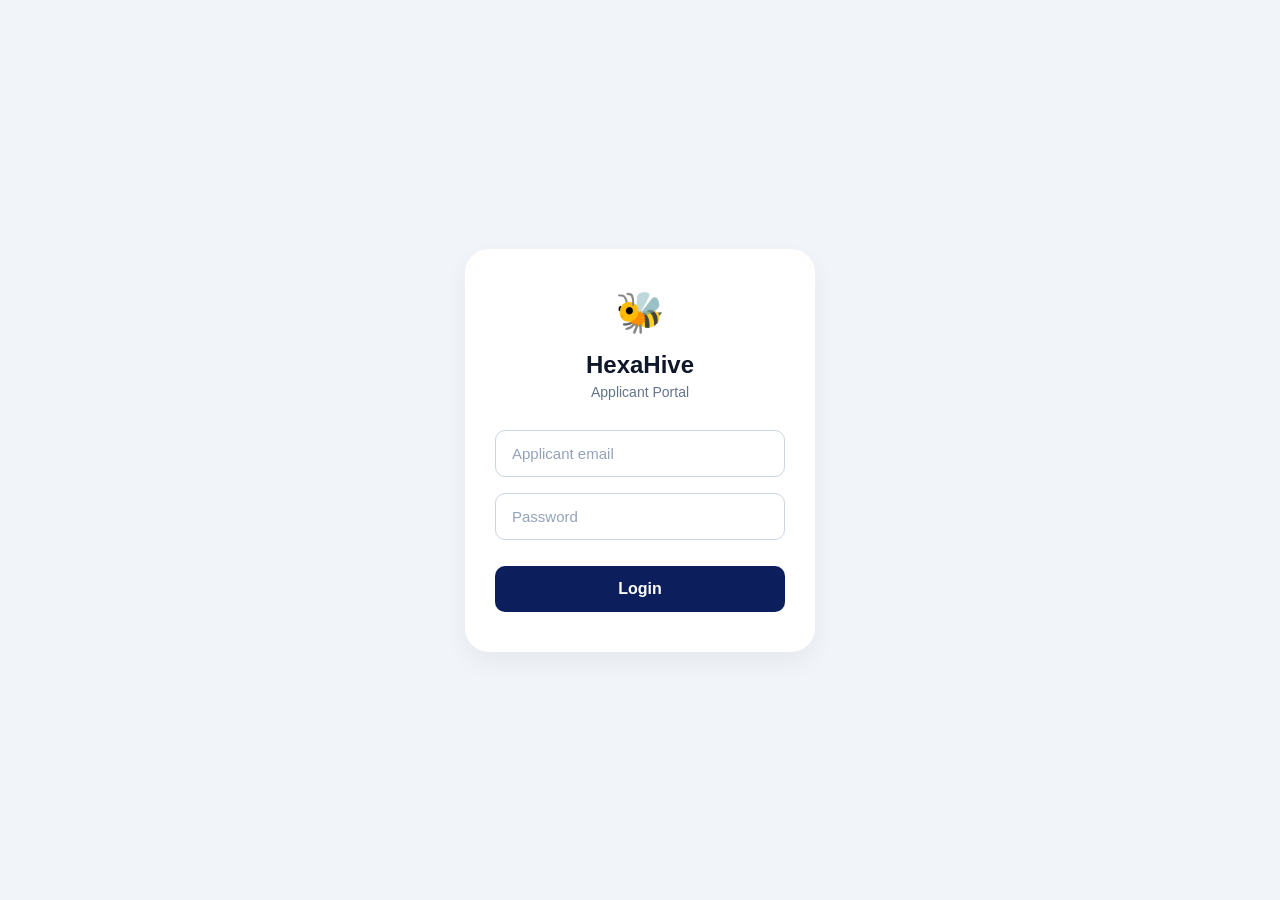
<file: index.html>
<!DOCTYPE html>
<html lang="en">
<head>
    <meta charset="UTF-8">
    <meta name="viewport" content="width=device-width, initial-scale=1.0">
    <title>HexaHive Login</title>
    <link rel="stylesheet" href="style.css">
</head>
<body>
    <div class="login-box">
        <div class="logo-container">
            <span class="logo-emoji">🐝</span>
        </div>
        <h1>HexaHive</h1>
        <p class="subtitle">Applicant Portal</p>

        <input type="email" placeholder="Applicant email">
        <input type="password" placeholder="Password">

        <button id="loginBtn">Login</button>
        
    </div>
   <script src="script.js"></script>
</body>
</html>
</file>
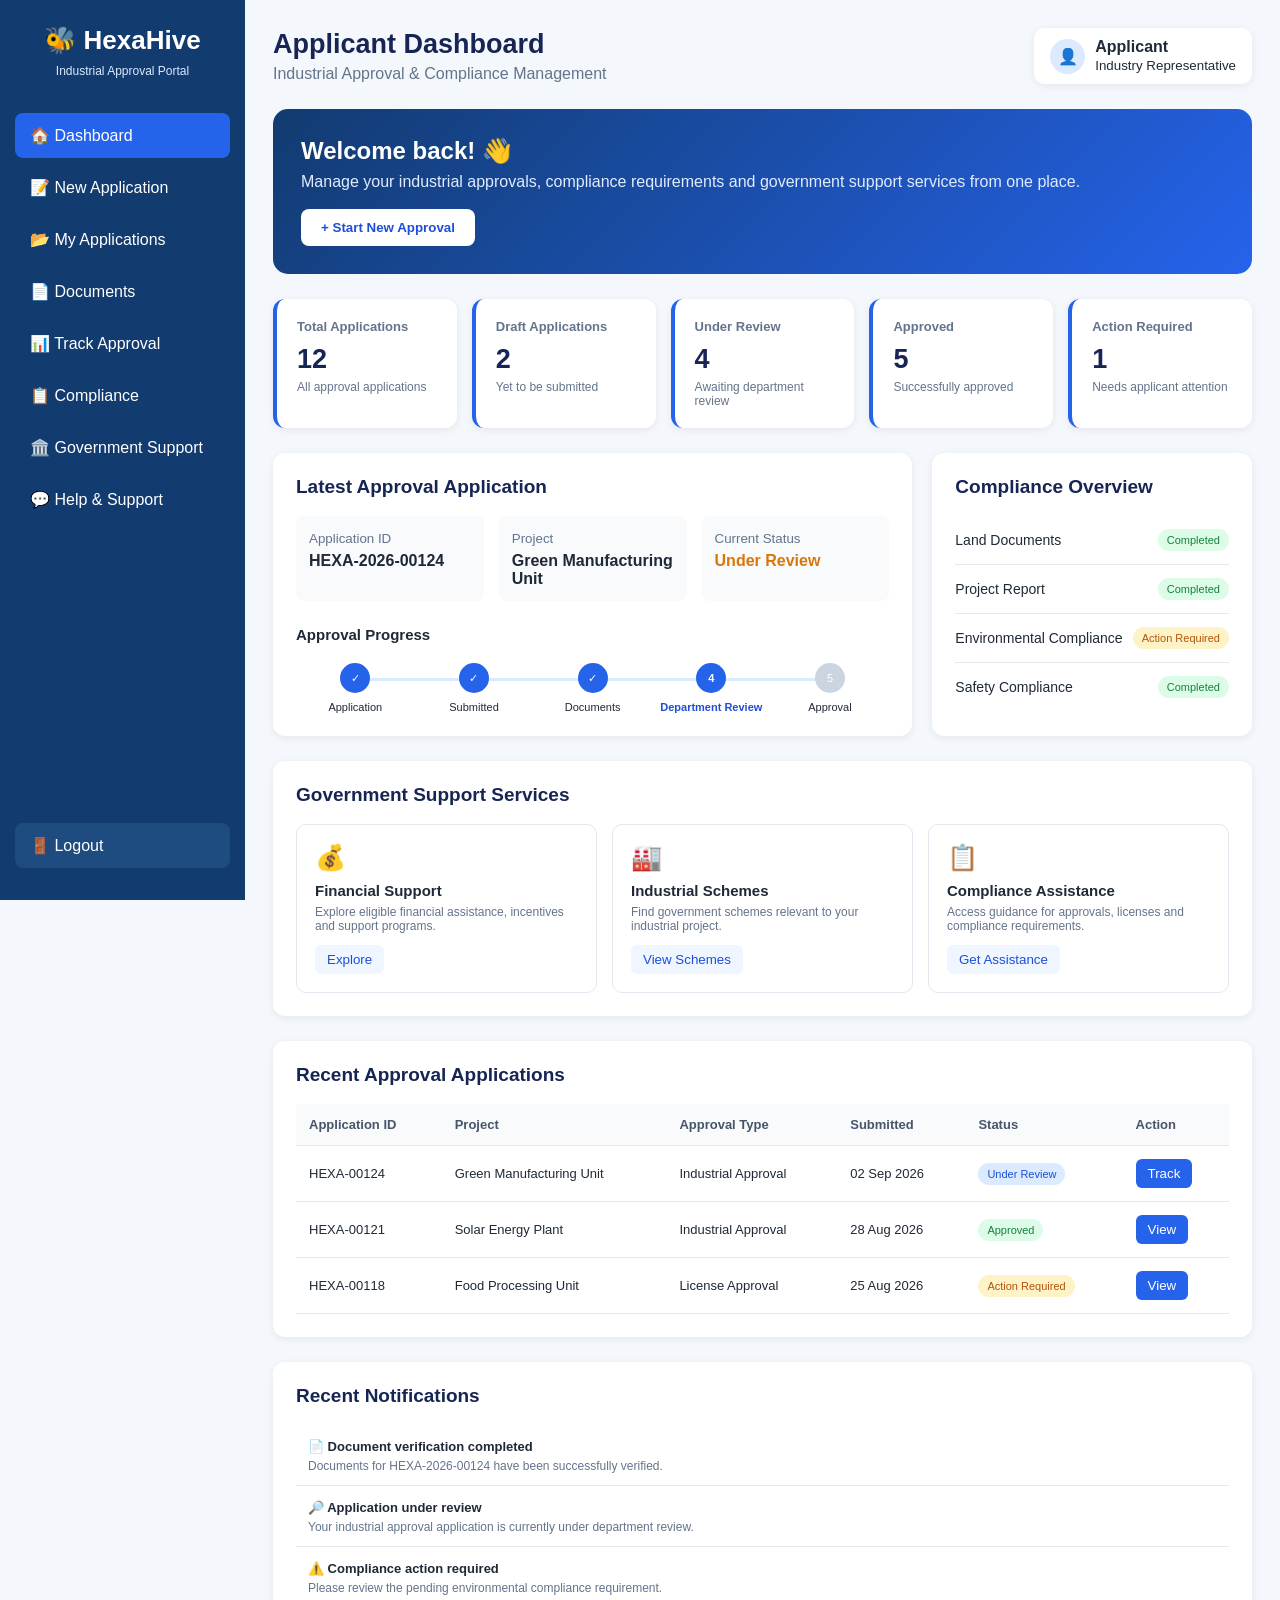
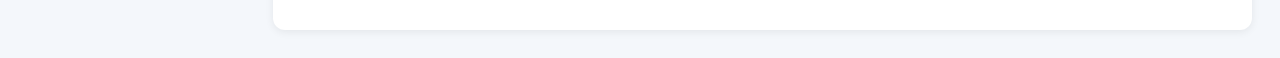
<file: applicant-dashboard.html>
<!DOCTYPE html>
<html lang="en">
<head>
    <meta charset="UTF-8">
    <meta name="viewport" content="width=device-width, initial-scale=1.0">

    <title>HexaHive | Applicant Dashboard</title>

    <style>
        * {
            margin: 0;
            padding: 0;
            box-sizing: border-box;
            font-family: Arial, Helvetica, sans-serif;
        }

        body {
            background: #f4f7fb;
            color: #1f2937;
        }

        /* ================= SIDEBAR ================= */

        .dashboard {
            display: flex;
            min-height: 100vh;
        }

        .sidebar {
            width: 245px;
            background: #123b70;
            color: white;
            padding: 25px 15px;
            position: fixed;
            top: 0;
            bottom: 0;
            left: 0;
        }

        .logo {
            text-align: center;
            margin-bottom: 8px;
            font-size: 26px;
            font-weight: bold;
        }

        .portal-name {
            text-align: center;
            font-size: 12px;
            color: #dbeafe;
            margin-bottom: 35px;
        }

        .sidebar a {
            display: block;
            text-decoration: none;
            color: white;
            padding: 13px 15px;
            margin-bottom: 7px;
            border-radius: 8px;
            transition: 0.2s;
        }

        .sidebar a:hover,
        .sidebar a.active {
            background: #2563eb;
        }

        .logout {
            position: absolute;
            bottom: 25px;
            left: 15px;
            right: 15px;
            background: #1e4b80;
        }

        /* ================= MAIN ================= */

        .main {
            margin-left: 245px;
            width: calc(100% - 245px);
            padding: 28px;
        }

        /* ================= TOPBAR ================= */

        .topbar {
            display: flex;
            justify-content: space-between;
            align-items: center;
            margin-bottom: 25px;
        }

        .topbar h1 {
            font-size: 27px;
            color: #172554;
        }

        .topbar p {
            color: #64748b;
            margin-top: 5px;
        }

        .profile {
            display: flex;
            align-items: center;
            gap: 10px;
            background: white;
            padding: 10px 16px;
            border-radius: 10px;
            box-shadow: 0 2px 8px rgba(0,0,0,0.07);
        }

        .profile-icon {
            width: 35px;
            height: 35px;
            border-radius: 50%;
            background: #dbeafe;
            display: flex;
            align-items: center;
            justify-content: center;
        }

        /* ================= WELCOME ================= */

        .welcome {
            background: linear-gradient(135deg, #123b70, #2563eb);
            color: white;
            padding: 28px;
            border-radius: 15px;
            margin-bottom: 25px;
        }

        .welcome h2 {
            margin-bottom: 8px;
            font-size: 24px;
        }

        .welcome p {
            color: #e0ecff;
        }

        .new-btn {
            margin-top: 18px;
            background: white;
            color: #1d4ed8;
            border: none;
            padding: 11px 20px;
            border-radius: 8px;
            font-weight: bold;
            cursor: pointer;
        }

        .new-btn:hover {
            background: #eff6ff;
        }

        /* ================= STAT CARDS ================= */

        .cards {
            display: grid;
            grid-template-columns: repeat(5, 1fr);
            gap: 15px;
            margin-bottom: 25px;
        }

        .card {
            background: white;
            padding: 20px;
            border-radius: 12px;
            box-shadow: 0 2px 8px rgba(0,0,0,0.07);
            border-left: 4px solid #2563eb;
        }

        .card h3 {
            font-size: 13px;
            color: #64748b;
            margin-bottom: 10px;
        }

        .card-number {
            font-size: 27px;
            font-weight: bold;
            color: #172554;
        }

        .card-info {
            font-size: 12px;
            color: #64748b;
            margin-top: 5px;
        }

        /* ================= TWO COLUMN ================= */

        .two-column {
            display: grid;
            grid-template-columns: 2fr 1fr;
            gap: 20px;
            margin-bottom: 25px;
        }

        .section {
            background: white;
            padding: 23px;
            border-radius: 12px;
            box-shadow: 0 2px 8px rgba(0,0,0,0.07);
        }

        .section h2 {
            color: #172554;
            font-size: 19px;
            margin-bottom: 18px;
        }

        /* ================= APPLICATION ================= */

        .application-details {
            display: grid;
            grid-template-columns: repeat(3, 1fr);
            gap: 15px;
            margin-bottom: 25px;
        }

        .detail-box {
            background: #f8fafc;
            padding: 13px;
            border-radius: 8px;
        }

        .detail-box small {
            color: #64748b;
        }

        .detail-box strong {
            display: block;
            margin-top: 5px;
        }

        .status {
            color: #d97706;
        }

        /* ================= PROGRESS ================= */

        .progress {
            display: flex;
            justify-content: space-between;
            position: relative;
            margin-top: 20px;
        }

        .progress::before {
            content: "";
            position: absolute;
            top: 15px;
            left: 8%;
            right: 8%;
            height: 3px;
            background: #dbeafe;
            z-index: 0;
        }

        .step {
            text-align: center;
            width: 20%;
            font-size: 11px;
            position: relative;
            z-index: 1;
        }

        .circle {
            width: 30px;
            height: 30px;
            border-radius: 50%;
            background: #cbd5e1;
            color: white;
            display: flex;
            justify-content: center;
            align-items: center;
            margin: auto auto 8px;
        }

        .step.completed .circle,
        .step.current .circle {
            background: #2563eb;
        }

        .step.current {
            font-weight: bold;
            color: #1d4ed8;
        }

        /* ================= COMPLIANCE ================= */

        .compliance-item {
            display: flex;
            justify-content: space-between;
            align-items: center;
            padding: 13px 0;
            border-bottom: 1px solid #e5e7eb;
        }

        .compliance-item:last-child {
            border-bottom: none;
        }

        .compliance-name {
            font-size: 14px;
        }

        .compliance-status {
            font-size: 11px;
            padding: 5px 9px;
            border-radius: 15px;
        }

        .completed-status {
            background: #dcfce7;
            color: #15803d;
        }

        .pending-status {
            background: #fef3c7;
            color: #b45309;
        }

        /* ================= SUPPORT SERVICES ================= */

        .support-grid {
            display: grid;
            grid-template-columns: repeat(3, 1fr);
            gap: 15px;
        }

        .support-card {
            border: 1px solid #e2e8f0;
            padding: 18px;
            border-radius: 10px;
            transition: 0.2s;
        }

        .support-card:hover {
            transform: translateY(-2px);
            box-shadow: 0 4px 12px rgba(0,0,0,0.08);
        }

        .support-icon {
            font-size: 25px;
            margin-bottom: 10px;
        }

        .support-card h3 {
            font-size: 15px;
            margin-bottom: 6px;
        }

        .support-card p {
            font-size: 12px;
            color: #64748b;
            margin-bottom: 12px;
        }

        .support-card button {
            border: none;
            background: #eff6ff;
            color: #1d4ed8;
            padding: 7px 12px;
            border-radius: 6px;
            cursor: pointer;
        }

        /* ================= RECENT APPLICATIONS ================= */

        .table-container {
            overflow-x: auto;
        }

        table {
            width: 100%;
            border-collapse: collapse;
        }

        th,
        td {
            padding: 13px;
            text-align: left;
            border-bottom: 1px solid #e5e7eb;
            font-size: 13px;
        }

        th {
            background: #f8fafc;
            color: #475569;
        }

        .badge {
            padding: 5px 9px;
            border-radius: 15px;
            font-size: 11px;
            background: #dbeafe;
            color: #1d4ed8;
        }

        .view-btn {
            border: none;
            background: #2563eb;
            color: white;
            padding: 7px 12px;
            border-radius: 6px;
            cursor: pointer;
        }

        /* ================= NOTIFICATIONS ================= */

        .notification {
            padding: 12px;
            border-bottom: 1px solid #e5e7eb;
        }

        .notification:last-child {
            border-bottom: none;
        }

        .notification strong {
            font-size: 13px;
        }

        .notification p {
            color: #64748b;
            font-size: 12px;
            margin-top: 4px;
        }

        /* ================= RESPONSIVE ================= */

        @media (max-width: 1100px) {

            .cards {
                grid-template-columns: repeat(3, 1fr);
            }

            .two-column {
                grid-template-columns: 1fr;
            }

        }

        @media (max-width: 750px) {

            .sidebar {
                position: relative;
                width: 100%;
                min-height: auto;
            }

            .logout {
                position: relative;
                left: 0;
                right: 0;
                bottom: 0;
                margin-top: 20px;
            }

            .dashboard {
                flex-direction: column;
            }

            .main {
                margin-left: 0;
                width: 100%;
                padding: 15px;
            }

            .cards {
                grid-template-columns: 1fr 1fr;
            }

            .application-details {
                grid-template-columns: 1fr;
            }

            .support-grid {
                grid-template-columns: 1fr;
            }

            .topbar {
                align-items: flex-start;
                gap: 15px;
                flex-direction: column;
            }
        }

        @media (max-width: 500px) {

            .cards {
                grid-template-columns: 1fr;
            }

            .progress {
                flex-direction: column;
                gap: 15px;
            }

            .progress::before {
                display: none;
            }

            .step {
                width: 100%;
            }
        }

    </style>
</head>

<body>

<div class="dashboard">

    <!-- ================= SIDEBAR ================= -->

    <aside class="sidebar">

        <div class="logo">🐝 HexaHive</div>

        <div class="portal-name">
            Industrial Approval Portal
        </div>

        <a href="applicant-dashboard.html" class="active">
            🏠 Dashboard
        </a>

        <a href="new-application.html">
            📝 New Application
        </a>

        <a href="#">
            📂 My Applications
        </a>

        <a href="documents.html">
            📄 Documents
        </a>

        <a href="track.status.html">
            📊 Track Approval
        </a>

        <a href="#">
            📋 Compliance
        </a>

        <a href="#">
            🏛️ Government Support
        </a>

        <a href="#">
            💬 Help & Support
        </a>

        <a href="index.html" class="logout">
            🚪 Logout
        </a>

    </aside>


    <!-- ================= MAIN ================= -->

    <main class="main">

        <!-- TOP BAR -->

        <div class="topbar">

            <div>
                <h1>Applicant Dashboard</h1>
                <p>Industrial Approval & Compliance Management</p>
            </div>

            <div class="profile">

                <div class="profile-icon">
                    👤
                </div>

                <div>
                    <strong>Applicant</strong>
                    <br>
                    <small>Industry Representative</small>
                </div>

            </div>

        </div>


        <!-- ================= WELCOME ================= -->

        <section class="welcome">

            <h2>Welcome back! 👋</h2>

            <p>
                Manage your industrial approvals, compliance requirements
                and government support services from one place.
            </p>

            <button
                class="new-btn"
                onclick="window.location.href='new-application.html'">

                + Start New Approval

            </button>

        </section>


        <!-- ================= STATISTICS ================= -->

        <section class="cards">

            <div class="card">

                <h3>Total Applications</h3>

                <div class="card-number">
                    12
                </div>

                <div class="card-info">
                    All approval applications
                </div>

            </div>


            <div class="card">

                <h3>Draft Applications</h3>

                <div class="card-number">
                    2
                </div>

                <div class="card-info">
                    Yet to be submitted
                </div>

            </div>


            <div class="card">

                <h3>Under Review</h3>

                <div class="card-number">
                    4
                </div>

                <div class="card-info">
                    Awaiting department review
                </div>

            </div>


            <div class="card">

                <h3>Approved</h3>

                <div class="card-number">
                    5
                </div>

                <div class="card-info">
                    Successfully approved
                </div>

            </div>


            <div class="card">

                <h3>Action Required</h3>

                <div class="card-number">
                    1
                </div>

                <div class="card-info">
                    Needs applicant attention
                </div>

            </div>

        </section>


        <!-- ================= APPLICATION + COMPLIANCE ================= -->

        <div class="two-column">


            <!-- LATEST APPROVAL -->

            <section class="section">

                <h2>Latest Approval Application</h2>

                <div class="application-details">

                    <div class="detail-box">

                        <small>Application ID</small>

                        <strong>HEXA-2026-00124</strong>

                    </div>

                    <div class="detail-box">

                        <small>Project</small>

                        <strong>Green Manufacturing Unit</strong>

                    </div>

                    <div class="detail-box">

                        <small>Current Status</small>

                        <strong class="status">
                            Under Review
                        </strong>

                    </div>

                </div>


                <h3 style="font-size:15px;">
                    Approval Progress
                </h3>


                <div class="progress">

                    <div class="step completed">

                        <div class="circle">✓</div>

                        Application

                    </div>


                    <div class="step completed">

                        <div class="circle">✓</div>

                        Submitted

                    </div>


                    <div class="step completed">

                        <div class="circle">✓</div>

                        Documents

                    </div>


                    <div class="step current">

                        <div class="circle">4</div>

                        Department Review

                    </div>


                    <div class="step">

                        <div class="circle">5</div>

                        Approval

                    </div>

                </div>

            </section>


            <!-- COMPLIANCE -->

            <section class="section">

                <h2>Compliance Overview</h2>


                <div class="compliance-item">

                    <div class="compliance-name">
                        Land Documents
                    </div>

                    <span class="compliance-status completed-status">
                        Completed
                    </span>

                </div>


                <div class="compliance-item">

                    <div class="compliance-name">
                        Project Report
                    </div>

                    <span class="compliance-status completed-status">
                        Completed
                    </span>

                </div>


                <div class="compliance-item">

                    <div class="compliance-name">
                        Environmental Compliance
                    </div>

                    <span class="compliance-status pending-status">
                        Action Required
                    </span>

                </div>


                <div class="compliance-item">

                    <div class="compliance-name">
                        Safety Compliance
                    </div>

                    <span class="compliance-status completed-status">
                        Completed
                    </span>

                </div>

            </section>

        </div>


        <!-- ================= GOVERNMENT SUPPORT ================= -->

        <section class="section" style="margin-bottom:25px;">

            <h2>Government Support Services</h2>

            <div class="support-grid">


                <div class="support-card">

                    <div class="support-icon">
                        💰
                    </div>

                    <h3>Financial Support</h3>

                    <p>
                        Explore eligible financial assistance,
                        incentives and support programs.
                    </p>

                    <button onclick="alert('Government financial support services')">
                        Explore
                    </button>

                </div>


                <div class="support-card">

                    <div class="support-icon">
                        🏭
                    </div>

                    <h3>Industrial Schemes</h3>

                    <p>
                        Find government schemes relevant
                        to your industrial project.
                    </p>

                    <button onclick="alert('Industrial schemes')">
                        View Schemes
                    </button>

                </div>


                <div class="support-card">

                    <div class="support-icon">
                        📋
                    </div>

                    <h3>Compliance Assistance</h3>

                    <p>
                        Access guidance for approvals,
                        licenses and compliance requirements.
                    </p>

                    <button onclick="alert('Compliance assistance')">
                        Get Assistance
                    </button>

                </div>

            </div>

        </section>


        <!-- ================= RECENT APPLICATIONS ================= -->

        <section class="section" style="margin-bottom:25px;">

            <h2>Recent Approval Applications</h2>

            <div class="table-container">

                <table>

                    <thead>

                        <tr>

                            <th>Application ID</th>

                            <th>Project</th>

                            <th>Approval Type</th>

                            <th>Submitted</th>

                            <th>Status</th>

                            <th>Action</th>

                        </tr>

                    </thead>


                    <tbody>

                        <tr>

                            <td>HEXA-00124</td>

                            <td>Green Manufacturing Unit</td>

                            <td>Industrial Approval</td>

                            <td>02 Sep 2026</td>

                            <td>
                                <span class="badge">
                                    Under Review
                                </span>
                            </td>

                            <td>
                                <button
                                    class="view-btn"
                                    onclick="window.location.href='track.status.html'">

                                    Track

                                </button>
                            </td>

                        </tr>


                        <tr>

                            <td>HEXA-00121</td>

                            <td>Solar Energy Plant</td>

                            <td>Industrial Approval</td>

                            <td>28 Aug 2026</td>

                            <td>
                                <span
                                    class="badge"
                                    style="background:#dcfce7;color:#15803d;">

                                    Approved

                                </span>
                            </td>

                            <td>

                                <button class="view-btn">
                                    View
                                </button>

                            </td>

                        </tr>


                        <tr>

                            <td>HEXA-00118</td>

                            <td>Food Processing Unit</td>

                            <td>License Approval</td>

                            <td>25 Aug 2026</td>

                            <td>

                                <span
                                    class="badge"
                                    style="background:#fef3c7;color:#b45309;">

                                    Action Required

                                </span>

                            </td>

                            <td>

                                <button class="view-btn">
                                    View
                                </button>

                            </td>

                        </tr>

                    </tbody>

                </table>

            </div>

        </section>


        <!-- ================= NOTIFICATIONS ================= -->

        <section class="section">

            <h2>Recent Notifications</h2>


            <div class="notification">

                <strong>
                    📄 Document verification completed
                </strong>

                <p>
                    Documents for HEXA-2026-00124 have been successfully verified.
                </p>

            </div>


            <div class="notification">

                <strong>
                    🔎 Application under review
                </strong>

                <p>
                    Your industrial approval application is currently under department review.
                </p>

            </div>


            <div class="notification">

                <strong>
                    ⚠️ Compliance action required
                </strong>

                <p>
                    Please review the pending environmental compliance requirement.
                </p>

            </div>

        </section>

    </main>

</div>

</body>
</html>
</file>
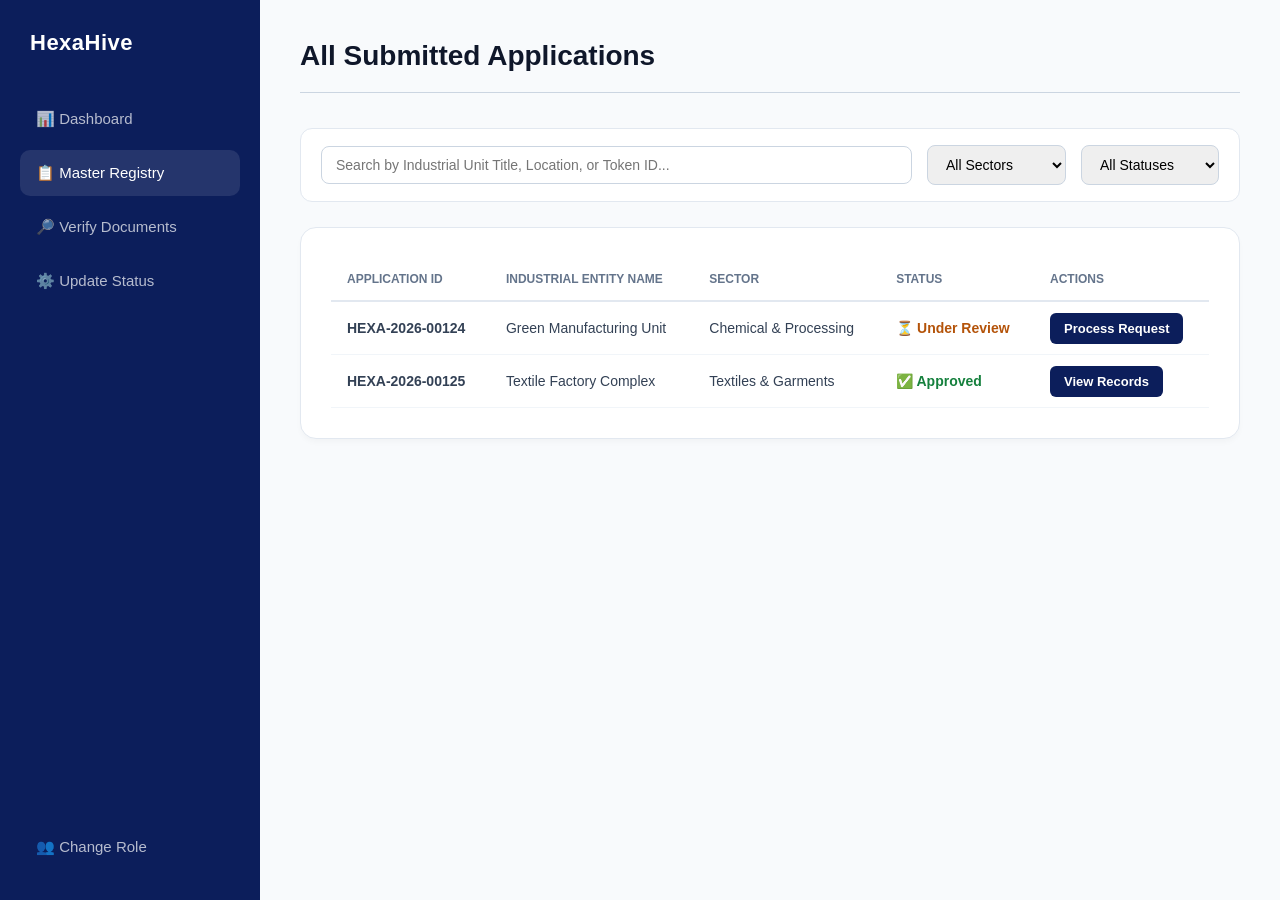
<file: applications.html>
<!DOCTYPE html>
<html lang="en">
<head>
    <meta charset="UTF-8">
    <meta name="viewport" content="width=device-width, initial-scale=1.0">
    <title>HexaHive - Central Registry</title>
    <style>
        * {
            margin: 0;
            padding: 0;
            box-sizing: border-box;
            font-family: Arial, Helvetica, sans-serif;
        }

        body {
            background-color: #f1f5f9;
            display: flex;
            min-height: 100vh;
            width: 100vw;
        }

        /* Fixed Left Control Sidebar Container Layout */
        .sidebar {
            width: 260px;
            background-color: #0c1e5b;
            color: #ffffff;
            display: flex;
            flex-direction: column;
            padding: 30px 20px;
            position: fixed;
            top: 0;
            left: 0;
            bottom: 0;
            height: 100vh;
        }

        .brand-section {
            display: flex;
            align-items: center;
            gap: 12px;
            margin-bottom: 40px;
            padding-left: 10px;
        }

        .brand-name {
            font-size: 22px;
            font-weight: bold;
            letter-spacing: 0.5px;
        }

        .nav-links {
            display: flex;
            flex-direction: column;
            gap: 8px;
            flex-grow: 1;
        }

        .nav-item {
            display: flex;
            align-items: center;
            gap: 14px;
            color: rgba(255, 255, 255, 0.7);
            text-decoration: none;
            padding: 14px 16px;
            border-radius: 10px;
            font-size: 15px;
            font-weight: 500;
        }

        .nav-item:hover, .nav-item.active {
            color: #ffffff;
            background-color: rgba(255, 255, 255, 0.1);
        }

        /* Main Workspace Canvas Area */
        .main-content {
            flex-grow: 1;
            margin-left: 260px;
            padding: 40px;
            width: calc(100vw - 260px);
            background-color: #f8fafc;
        }

        .header-section {
            display: flex;
            justify-content: space-between;
            align-items: center;
            margin-bottom: 35px;
            border-bottom: 1px solid #cbd5e1;
            padding-bottom: 20px;
        }

        .title-area h1 {
            color: #0f172a;
            font-size: 28px;
            font-weight: bold;
        }

        /* Filter Controls Bar Widget Component */
        .filter-bar {
            background-color: #ffffff;
            border-radius: 12px;
            padding: 16px 20px;
            border: 1px solid #e2e8f0;
            display: flex;
            gap: 15px;
            margin-bottom: 25px;
            align-items: center;
        }

        .filter-bar input, .filter-bar select {
            padding: 10px 14px;
            border: 1px solid #cbd5e1;
            border-radius: 8px;
            font-size: 14px;
            outline: none;
        }

        .search-input { flex-grow: 1; }

        /* Master Database Layout Card Container */
        .registry-card {
            background-color: #ffffff;
            border-radius: 16px;
            padding: 30px;
            border: 1px solid #e2e8f0;
            box-shadow: 0 4px 6px -1px rgba(0, 0, 0, 0.03);
        }

        .registry-table {
            width: 100%;
            border-collapse: collapse;
            text-align: left;
        }

        .registry-table th {
            color: #64748b;
            font-size: 12px;
            text-transform: uppercase;
            padding: 14px 16px;
            border-bottom: 2px solid #e2e8f0;
            font-weight: bold;
        }

        .registry-table td {
            padding: 18px 16px;
            border-bottom: 1px solid #f1f5f9;
            font-size: 14px;
            color: #334155;
        }

        .status-dot {
            display: inline-flex;
            align-items: center;
            gap: 6px;
            font-weight: 600;
        }

        .dot-pending { color: #b45309; }
        .dot-clear { color: #15803d; }

        .view-btn {
            background-color: #0c1e5b;
            color: white;
            border: none;
            padding: 8px 14px;
            border-radius: 6px;
            cursor: pointer;
            text-decoration: none;
            font-size: 13px;
            font-weight: bold;
        }

        .view-btn:hover { background-color: #061036; }
    </style>
</head>
<body>

    <!-- Shared Left Navigation Bar Side Navigation -->
    <div class="sidebar">
        <div class="brand-section">
            <span class="brand-name">HexaHive</span>
        </div>
        <div class="nav-links">
            <a href="authority-dashboard.html" class="nav-item">📊 Dashboard</a>
            <a href="applications.html" class="nav-item active">📋 Master Registry</a>
            <a href="verify-documents.html" class="nav-item">🔎 Verify Documents</a>
            <a href="update-status.html" class="nav-item">⚙️ Update Status</a>
            <a href="choose-role.html" class="nav-item" style="margin-top: auto;">👥 Change Role</a>
        </div>
    </div>

    <!-- Main Right Content Framework View Panel -->
    <div class="main-content">
        <div class="header-section">
            <div class="title-area">
                <h1>All Submitted Applications</h1>
            </div>
        </div>

        <!-- Dynamic Registry Filter Interface -->
        <div class="filter-bar">
            <input type="text" class="search-input" placeholder="Search by Industrial Unit Title, Location, or Token ID...">
            <select>
                <option>All Sectors</option>
                <option>Chemical</option>
                <option>Manufacturing</option>
                <option>Textiles</option>
            </select>
            <select>
                <option>All Statuses</option>
                <option>Under Review</option>
                <option>Approved</option>
            </select>
        </div>

        <!-- Master Registry Database Table Sheet Grid Container -->
        <div class="registry-card">
            <table class="registry-table">
                <thead>
                    <tr>
                        <th>Application ID</th>
                        <th>Industrial Entity Name</th>
                        <th>Sector</th>
                        <th>Status</th>
                        <th>Actions</th>
                    </tr>
                </thead>
                <tbody>
                    <tr>
                        <td><strong>HEXA-2026-00124</strong></td>
                        <td>Green Manufacturing Unit</td>
                        <td>Chemical & Processing</td>
                        <td><span class="status-dot dot-pending">⏳ Under Review</span></td>
                        <td><a href="review-application.html" class="view-btn">Process Request</a></td>
                    </tr>
                    <tr>
                        <td><strong>HEXA-2026-00125</strong></td>
                        <td>Textile Factory Complex</td>
                        <td>Textiles & Garments</td>
                        <td><span class="status-dot dot-clear">✅ Approved</span></td>
                        <td><a href="review-application.html" class="view-btn">View Records</a></td>
                    </tr>
                </tbody>
            </table>
        </div>
    </div>

</body>
</html>
</file>
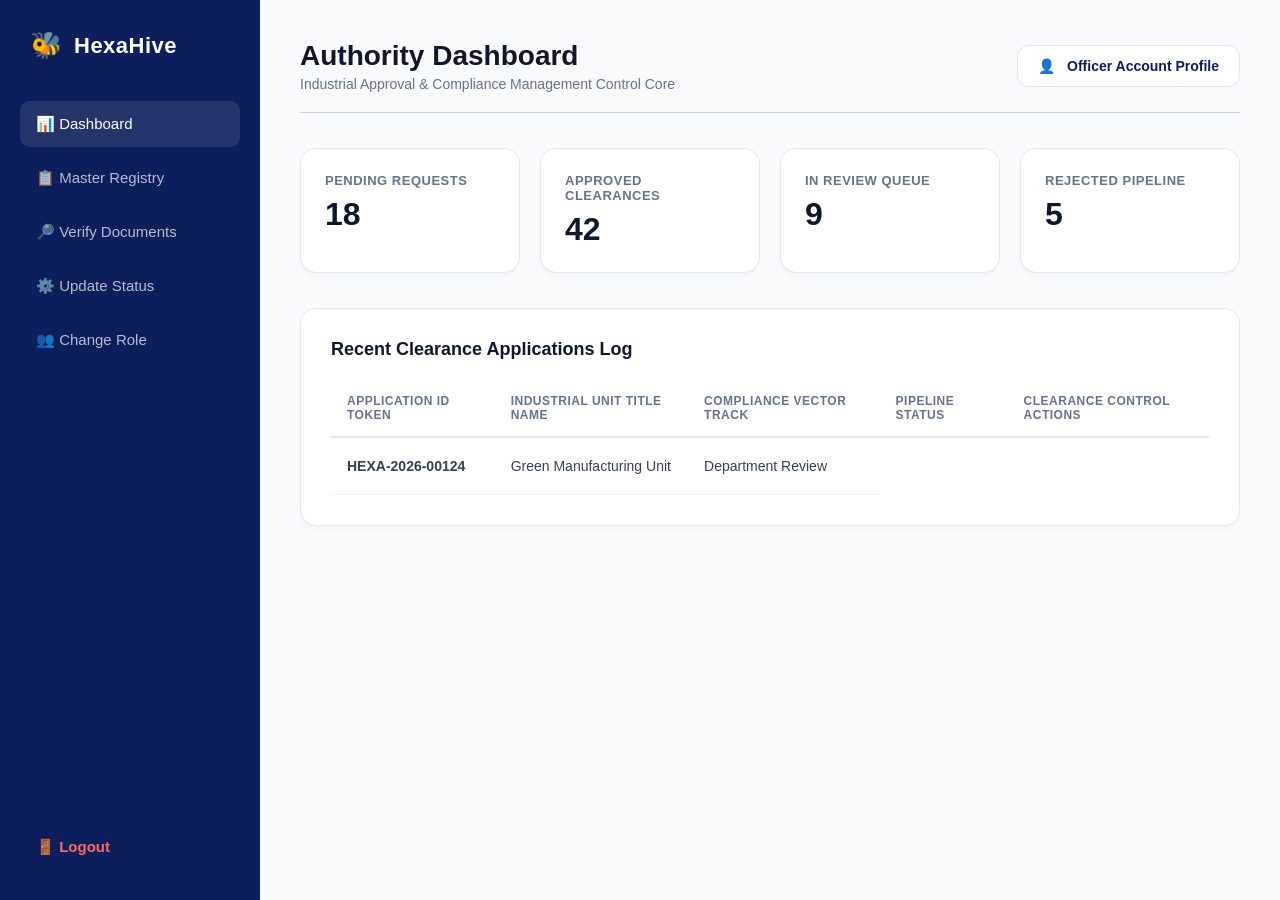
<file: authority-dashboard.html>
<!DOCTYPE html>
<html lang="en">
<head>
    <meta charset="UTF-8">
    <meta name="viewport" content="width=device-width, initial-scale=1.0">
    <title>HexaHive - Authority Dashboard</title>
    <style>
        /* Global Canvas Setup to unlock full screen borders */
        * {
            margin: 0;
            padding: 0;
            box-sizing: border-box;
            font-family: Arial, Helvetica, sans-serif;
        }

        body {
            background-color: #f1f5f9; /* Off-white background canvas */
            display: flex;
            min-height: 100vh;
            width: 100vw;
            overflow-x: hidden;
        }

        /* 1. Full Height Left Sidebar Component Grid Layout */
        .sidebar {
            width: 260px;
            background-color: #0c1e5b; /* Midnight blue brand theme */
            color: #ffffff;
            display: flex;
            flex-direction: column;
            padding: 30px 20px;
            position: fixed;
            top: 0;
            left: 0;
            bottom: 0;
            height: 100vh;
            z-index: 100;
        }

        .brand-section {
            display: flex;
            align-items: center;
            gap: 12px;
            margin-bottom: 40px;
            padding-left: 10px;
        }

        .brand-icon {
            font-size: 26px;
        }

        .brand-name {
            font-size: 22px;
            font-weight: bold;
            letter-spacing: 0.5px;
        }

        .nav-links {
            display: flex;
            flex-direction: column;
            gap: 8px;
            flex-grow: 1;
        }

        .nav-item {
            display: flex;
            align-items: center;
            gap: 14px;
            color: rgba(255, 255, 255, 0.7);
            text-decoration: none;
            padding: 14px 16px;
            border-radius: 10px;
            font-size: 15px;
            font-weight: 500;
            transition: all 0.2s;
        }

        .nav-item:hover, .nav-item.active {
            color: #ffffff;
            background-color: rgba(255, 255, 255, 0.1);
        }

        .logout-btn {
            margin-top: auto;
            color: #ff6b6b;
            font-weight: bold;
            text-decoration: none;
        }

        /* 2. Main Window Panel Layout (Fills remaining edge-to-edge space) */
        .main-content {
            flex-grow: 1;
            margin-left: 260px; /* Leaves clear space for the fixed sidebar */
            padding: 40px;
            width: calc(100vw - 260px);
            min-height: 100vh;
            background-color: #f8fafc;
        }

        /* Top Executive Header Interface Grid rows */
        .header-section {
            display: flex;
            justify-content: space-between;
            align-items: center;
            margin-bottom: 35px;
            border-bottom: 1px solid #cbd5e1;
            padding-bottom: 20px;
        }

        .title-area h1 {
            color: #0f172a;
            font-size: 28px;
            font-weight: bold;
        }

        .title-area p {
            color: #64748b;
            font-size: 14px;
            margin-top: 4px;
        }

        .profile-badge {
            background-color: #ffffff;
            border: 1px solid #e2e8f0;
            padding: 12px 20px;
            border-radius: 12px;
            display: flex;
            align-items: center;
            gap: 12px;
            color: #0c1e5b;
            font-weight: bold;
            font-size: 14px;
            box-shadow: 0 2px 4px rgba(0,0,0,0.02);
        }

        /* 3. Full-Width Metrics Row Layout Matrix */
        .stats-grid {
            display: grid;
            grid-template-columns: repeat(4, 1fr);
            gap: 20px;
            margin-bottom: 35px;
            width: 100%;
        }

        .stat-card {
            background-color: #ffffff;
            border-radius: 16px;
            padding: 24px;
            box-shadow: 0 4px 6px -1px rgba(0, 0, 0, 0.03);
            border: 1px solid #e2e8f0;
        }

        .stat-card p {
            color: #64748b;
            font-size: 13px;
            font-weight: 600;
            text-transform: uppercase;
            letter-spacing: 0.5px;
        }

        .stat-card h2 {
            color: #0f172a;
            font-size: 32px;
            font-weight: bold;
            margin-top: 8px;
        }

        /* 4. Full-Width Main Data Log Queue Table */
        .table-container {
            background-color: #ffffff;
            border-radius: 16px;
            padding: 30px;
            box-shadow: 0 4px 6px -1px rgba(0, 0, 0, 0.03);
            border: 1px solid #e2e8f0;
            width: 100%;
        }

        .table-container h3 {
            color: #0f172a;
            font-size: 18px;
            margin-bottom: 20px;
            font-weight: bold;
        }

        .admin-table {
            width: 100%;
            border-collapse: collapse;
            text-align: left;
        }

        .admin-table th {
            color: #64748b;
            font-size: 12px;
            text-transform: uppercase;
            padding: 14px 16px;
            border-bottom: 2px solid #e2e8f0;
            font-weight: bold;
            letter-spacing: 0.5px;
        }

        .admin-table td {
            padding: 20px 16px;
            border-bottom: 1px solid #f1f5f9;
            font-size: 14px;
            color: #334155;
        }

        .table-row:hover {
            background-color: #f8fafc;
        }

        .btn-inspect {
            background-color: #64748b; 
            color: #ffffff; 
            border: none;
            padding: 8px 14px;
            border-radius: 8px;
            font-size: 13px;
            font-weight: 600;
            cursor: pointer;
            text-decoration: none;
            display: inline-block;
        }
        .btn-inspect:hover { background-color: #475569; }

        /* Custom Status Pillars Badges */
        .status-pill {
            display: inline-flex;
            align-items: center;
            gap: 6px;
            padding: 6px 12px;
            border-radius: 20px;
            font-size: 12px;
            font-weight: 600;
        }

        .pill-review { background-color: #fef3c7; color: #b45309; }
        .pill-clear { background-color: #dcfce7; color: #16803d; }
        .pill-hold { background-color: #fee2e2; color: #b91c1c; }

        /* Trigger Action Trays layout */
        .action-group {
            display: flex;
            gap: 8px;
        }

        .action-btn {
            border: none;
            padding: 8px 14px;
            border-radius: 8px;
            font-size: 13px;
            font-weight: 600;
            cursor: pointer;
            transition: all 0.15s;
        }

        .btn-approve { background-color: #10b981; color: #ffffff; }
        .btn-approve:hover { background-color: #059669; }
        .btn-reject { background-color: #f43f5e; color: #ffffff; }
        .btn-reject:hover { background-color: #e11d48; }
    </style>
</head>
<body>

    <!-- Fixed Left Control Sidebar Container Layout -->
    <div class="sidebar">
        <div class="brand-section">
            <span class="brand-icon">🐝</span>
            <span class="brand-name">HexaHive</span>
        </div>

        <!-- FIXED SIDEBAR NAVIGATION LINKS LAYER -->
        <div class="nav-links">
            <a href="authority-dashboard.html" class="nav-item active">📊 Dashboard</a>
            <a href="applications.html" class="nav-item">📋 Master Registry</a>
            <a href="verify-documents.html" class="nav-item">🔎 Verify Documents</a>
            <a href="update-status.html" class="nav-item">⚙️ Update Status</a>
            <a href="choose-role.html" class="nav-item">👥 Change Role</a>
        </div>

        <a href="index.html" class="nav-item logout-btn">🚪 Logout</a>
    </div>

    <!-- Main Workspace Fluid Content Canvas Grid -->
    <div class="main-content">
        
        <!-- Header Ribbon Component -->
        <div class="header-section">
            <div class="title-area">
                <h1>Authority Dashboard</h1>
                <p>Industrial Approval & Compliance Management Control Core</p>
            </div>
            <div class="profile-badge">
                <span>👤</span>
                <span>Officer Account Profile</span>
            </div>
        </div>

        <!-- Upper Metrics Analytical Stats Counters Row Grid -->
        <div class="stats-grid">
            <div class="stat-card">
                <p>Pending Requests</p>
                <h2>18</h2>
            </div>
            <div class="stat-card">
                <p>Approved Clearances</p>
                <h2>42</h2>
            </div>
            <div class="stat-card">
                <p>In Review Queue</p>
                <h2>9</h2>
            </div>
            <div class="stat-card">
                <p>Rejected Pipeline</p>
                <h2>5</h2>
            </div>
        </div>

        <!-- Central Matrix Log Queue Data Sheet Table -->
        <div class="table-container">
            <h3>Recent Clearance Applications Log</h3>
            <table class="admin-table">
                <thead>
                    <tr>
                        <th>Application ID Token</th>
                        <th>Industrial Unit Title Name</th>
                        <th>Compliance Vector Track</th>
                        <th>Pipeline Status</th>
                        <th>Clearance Control Actions</th>
                    </tr>
                </thead>
                <tbody>
                    <tr class="table-row">
                        <td><strong>HEXA-2026-00124</strong></td>
                        <td>Green Manufacturing Unit</td>
                        <td>Department Review</td>
                    </tr>
                </tbody>
            </table>
        </div>
    </div>
</body>
</file>
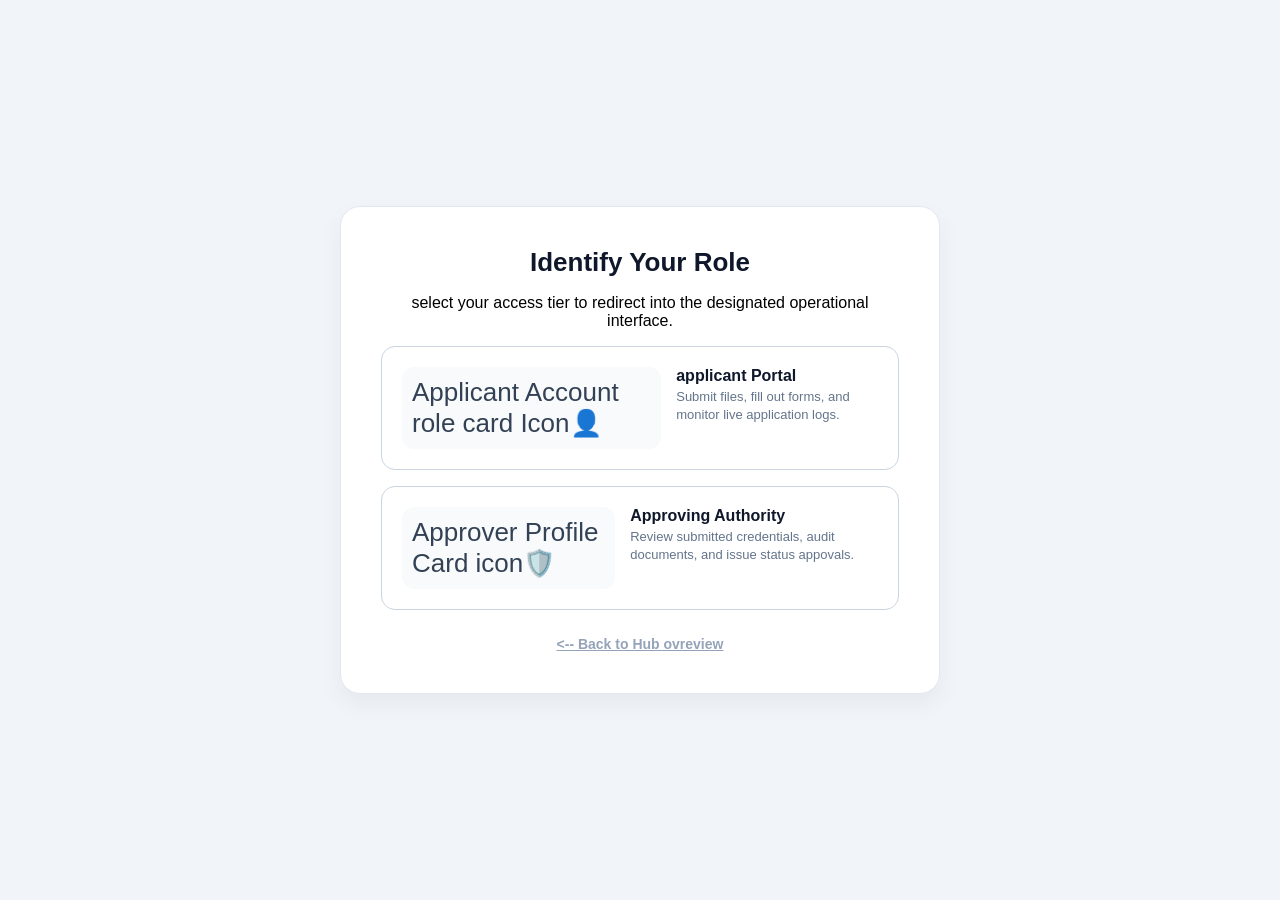
<file: choose-role.html>
<!DOCTYPE html>
<html lang="en">
<head>
    <meta charset="UTF-8">
    <meta name="viewport" content="width=device-width, initial-scale=1.0">
    <title>HexaHive - Select Role</title>
    <link rel="stylesheet" href="style.css">

    <style>

        body{
            margin: 0%;
            padding: 0%;
            font-family: Arial, Helvetica, sans-serif;
            background-color: #f1f5f9;
            display: flex;
            justify-content: center;
            align-items: center;
            min-height: 100vh;
            width: 100vw;
        }
        .role-container{
            background-color: #ffffff;
            padding: 40px;
            border-radius: 20px;
            border: 1px solid #e2e8f0;
            width: 600px;
            box-sizing: border-box;
            text-align: center;
            box-shadow: 0 10px 25px rgba(0, 0, 0, 0.05);
        }

        h2{
            color: #0f172a;
            font-size: 26px;
            margin: 0 0 8px 0;
        }

        .instruction{
            color: #64748b;
            font-size: 14px;
            margin: 0 0 30px 0;

        }
        .role-options{
            display: flex;
            flex-direction: column;
            gap: 16px;
            margin-bottom: 25px;
        }

        .role-button{
            background-color: #ffffff;
            border: 1px solid #cbd5e1;
            padding: 20px;
            border-radius: 14px;
            color: #334155;
            text-decoration: none;
            display: flex;
            gap: 15px;
            transition: all 0.2s;
            cursor: pointer;
            text-align: left;
        }

        .role-button:hover{
            transform: translateY(-2px);
            border-color: #0c1e5b;
            background-color: rgba(12, 30, 91, 0.02);
            box-shadow: 04px 12px rgba(12, 30, 91, 0.05);
        }

        .role-icon{
            font-size: 26px;
            background-color: #f8fafc;
            border: 1px solid 3e2e8f0;
            padding: 10px;
           border-radius: 12px;
           display: flex;
           align-items: center;
           justify-content: center;
        }

        .role-info{
            display: flex;
            flex-direction: column;
        }

        .role-title{
            font-weight: bold;
            font-size: 16px;
            color: #0f172a;
        }
        .role-desc{
            font-size: 13px ;
            color: #64748b;
            margin-top: 3px;
            line-height: 1.4;
            
        }
        .back-link{
            display: inline-block;
            color: #94a3b8;
            text-align: none;
            font-size: 14px;
            font-weight: bold;
            transition: color 0.2s;
        }

        .back-link:hover{
            color: #0c1e5b;
        }

         
    </style>
</head>
<body>
    <div class="role-container">
        <h2>Identify Your Role</h2>
        <p class="instructions">select your access tier to redirect into the designated operational interface. </p>

        <div class="role-options">
            <a href="applicant-dashboard.html" class="role-button">
                <div class="role-icon">Applicant Account role card Icon👤</div>
                <div class="role-info">
                    <span class="role-title">applicant Portal</span>
                    <span class="role-desc">Submit files, fill out forms, and monitor live application logs.</span>
                </div>
            </a>

            <a href="authority-dashboard.html" class="role-button">
                <div class="role-icon">Approver Profile Card icon🛡️</div>
                <div class="role-info">
                    <span class="role-title">Approving Authority</span>
                    <span class="role-desc">Review submitted credentials, audit documents, and issue status appovals.</span>
                </div>
            </a>
        </div>
        <a href="landing.html" class="back-link"><-- Back to Hub ovreview</a>
    </div>
    
</body>
</html>
</file>
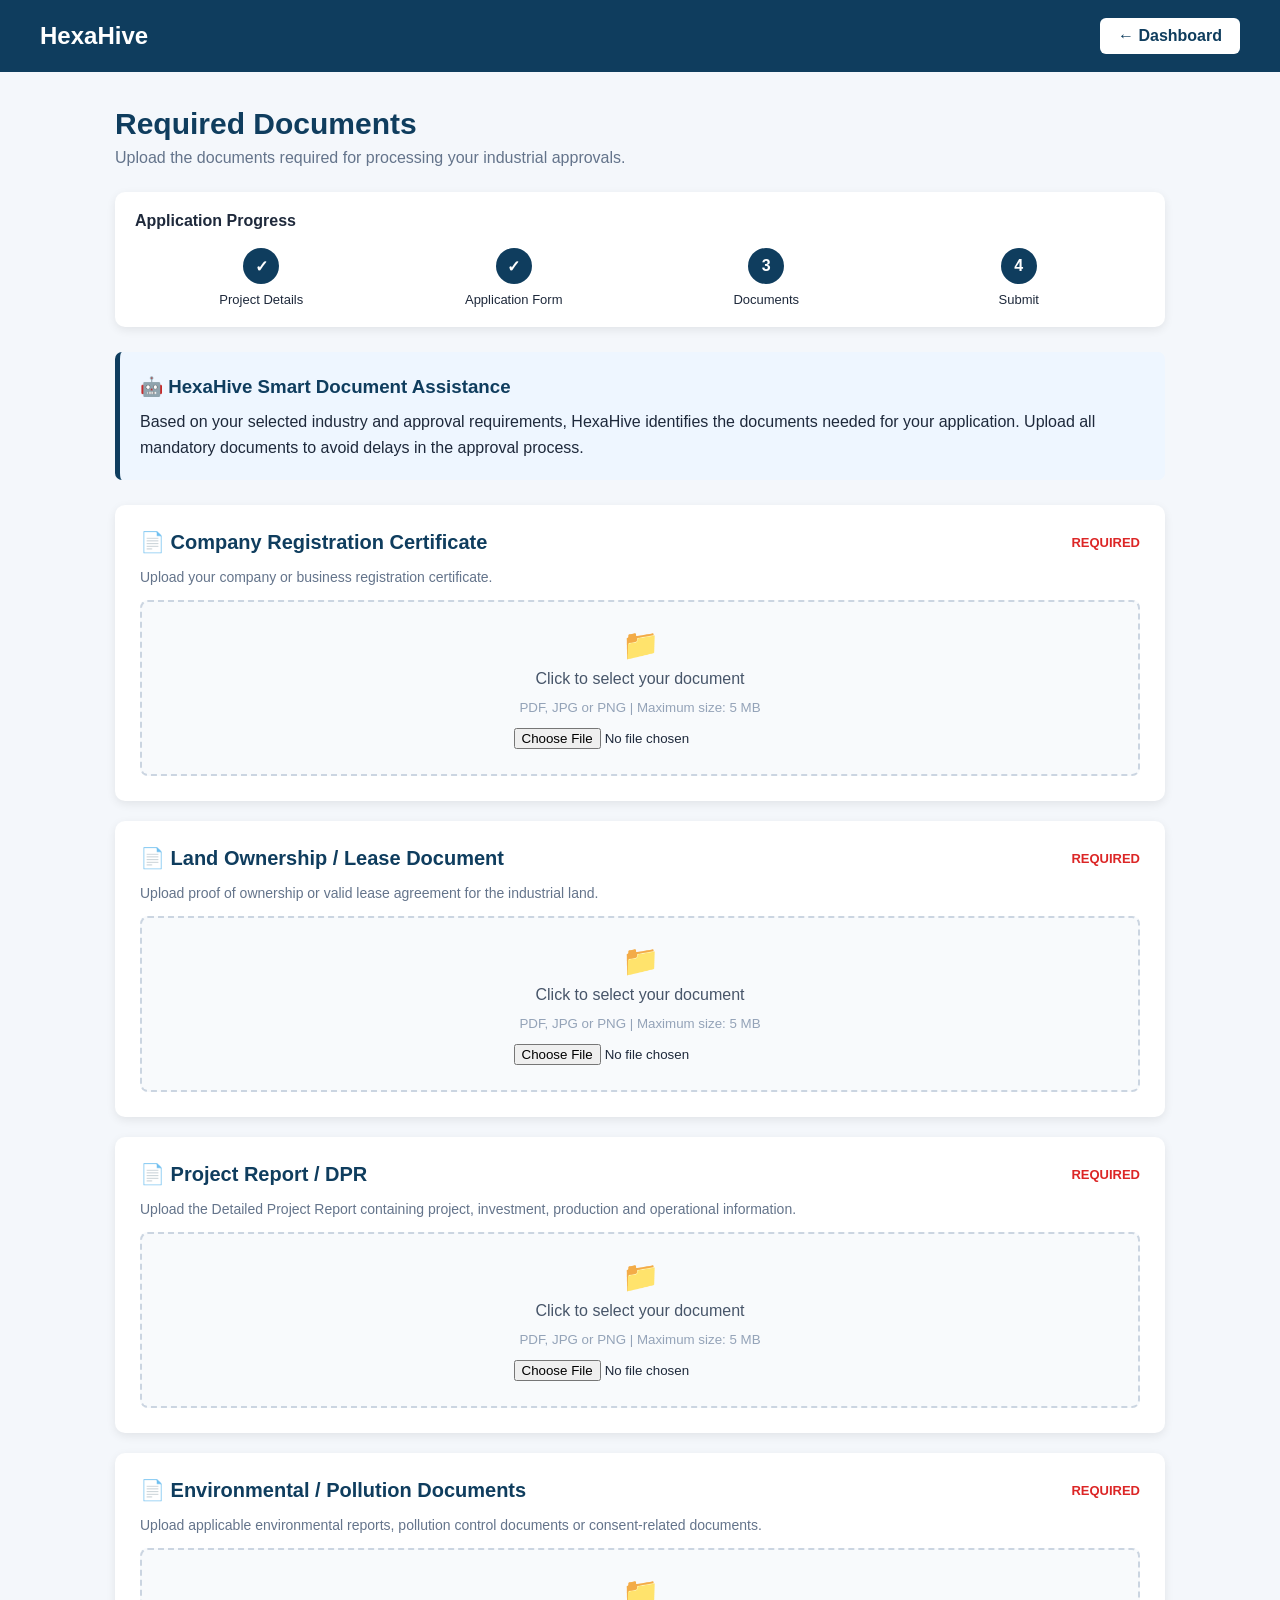
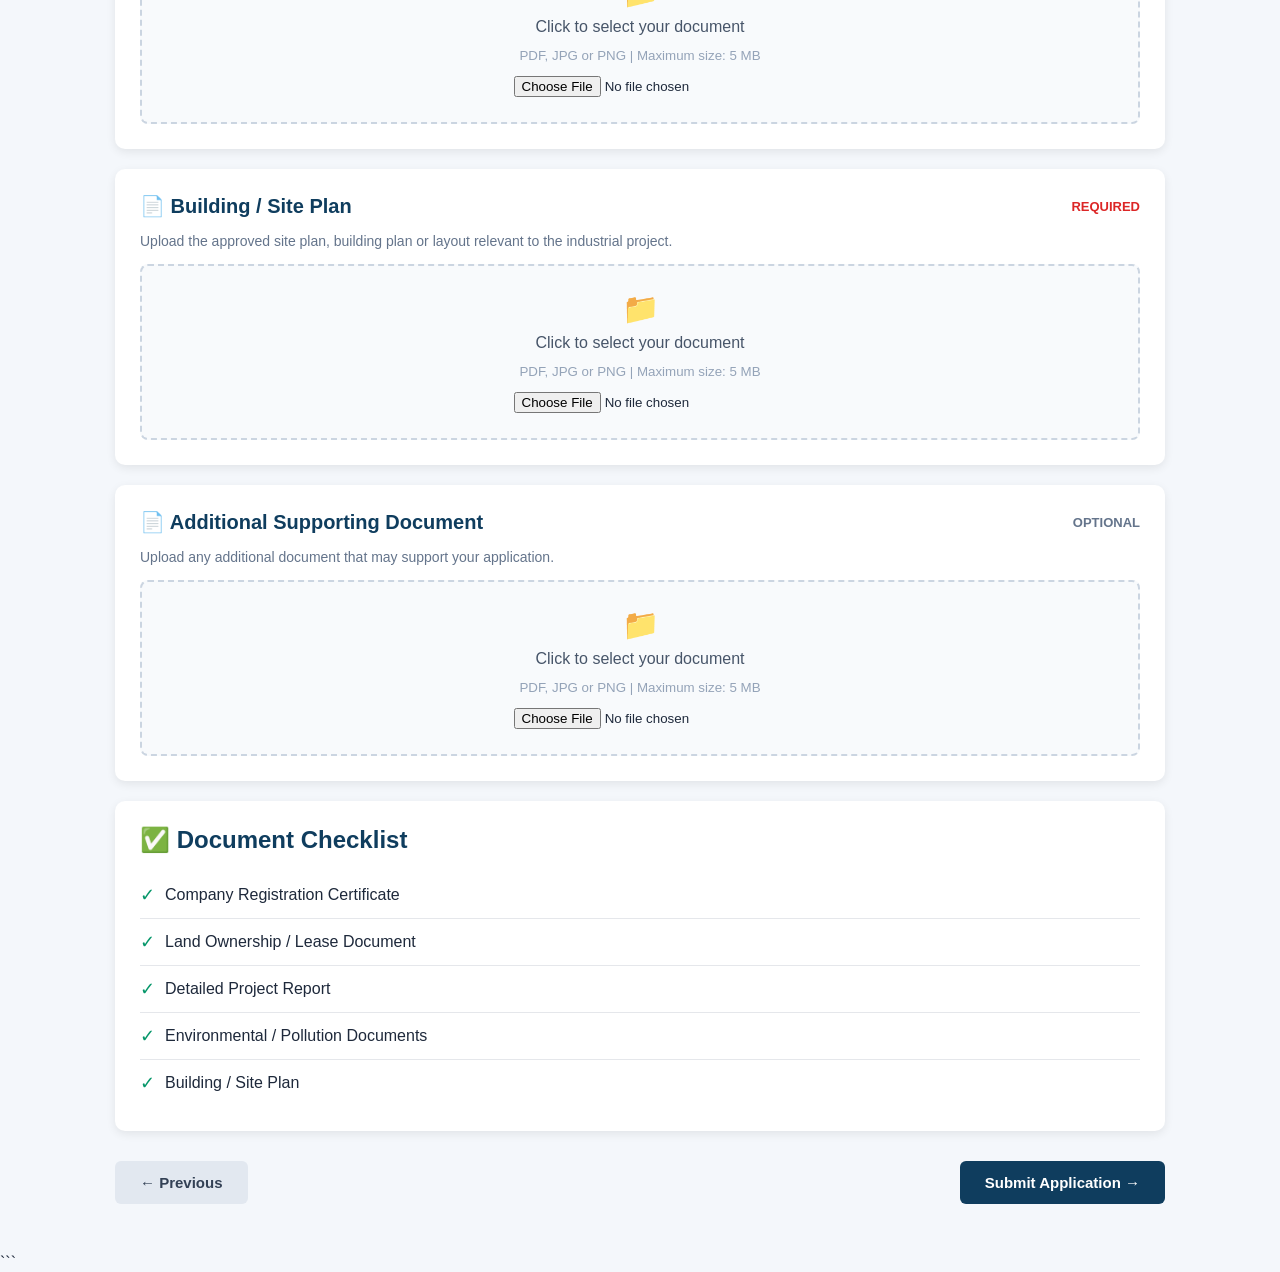
<file: documents.html>
<!DOCTYPE html>
<html lang="en">

<head>

    <meta charset="UTF-8">
    <meta name="viewport" content="width=device-width, initial-scale=1.0">

    <title>Documents | HexaHive</title>

    <style>

        * {
            margin: 0;
            padding: 0;
            box-sizing: border-box;
            font-family: Arial, sans-serif;
        }

        body {
            background: #f4f7fb;
            color: #1e293b;
        }

        /* NAVBAR */

        .navbar {
            background: #0f3d5e;
            color: white;
            padding: 18px 40px;

            display: flex;
            justify-content: space-between;
            align-items: center;
        }

        .logo {
            font-size: 24px;
            font-weight: bold;
        }

        .back-btn {
            background: white;
            color: #0f3d5e;

            padding: 9px 18px;
            border-radius: 6px;

            text-decoration: none;
            font-weight: bold;
        }

        /* MAIN */

        .container {
            width: 90%;
            max-width: 1050px;

            margin: 35px auto;
        }

        .page-title {
            color: #0f3d5e;
            font-size: 30px;

            margin-bottom: 8px;
        }

        .subtitle {
            color: #64748b;
            margin-bottom: 25px;
        }

        /* PROGRESS */

        .progress-card {
            background: white;

            padding: 20px;
            border-radius: 10px;

            margin-bottom: 25px;

            box-shadow: 0 3px 10px rgba(0,0,0,0.08);
        }

        .progress {
            display: flex;
            justify-content: space-between;

            margin-top: 18px;
        }

        .step {
            text-align: center;
            flex: 1;
        }

        .circle {
            width: 36px;
            height: 36px;

            background: #0f3d5e;
            color: white;

            border-radius: 50%;

            display: flex;
            align-items: center;
            justify-content: center;

            margin: auto;

            font-weight: bold;
        }

        .step p {
            font-size: 13px;
            margin-top: 8px;
        }

        /* SMART BOX */

        .smart-box {
            background: #eef6ff;

            border-left: 5px solid #0f3d5e;

            padding: 20px;

            border-radius: 7px;

            margin-bottom: 25px;

            line-height: 1.6;
        }

        .smart-box h3 {
            color: #0f3d5e;
            margin-bottom: 7px;
        }

        /* DOCUMENT CARD */

        .document-card {
            background: white;

            padding: 25px;

            border-radius: 10px;

            margin-bottom: 20px;

            box-shadow: 0 3px 10px rgba(0,0,0,0.08);
        }

        .document-header {
            display: flex;
            justify-content: space-between;
            align-items: center;

            margin-bottom: 15px;
        }

        .document-header h2 {
            color: #0f3d5e;
            font-size: 20px;
        }

        .required {
            color: #dc2626;
            font-size: 13px;
            font-weight: bold;
        }

        .description {
            color: #64748b;
            font-size: 14px;

            margin-bottom: 15px;
        }

        /* UPLOAD AREA */

        .upload-area {
            border: 2px dashed #cbd5e1;

            padding: 25px;

            text-align: center;

            border-radius: 8px;

            background: #f8fafc;

            cursor: pointer;
        }

        .upload-area:hover {
            border-color: #0f3d5e;
            background: #f1f7fc;
        }

        .upload-icon {
            font-size: 30px;
            margin-bottom: 8px;
        }

        .upload-area p {
            margin-bottom: 10px;
            color: #475569;
        }

        .upload-area small {
            color: #94a3b8;
        }

        input[type="file"] {
            margin-top: 12px;
        }

        /* STATUS */

        .status {
            display: none;

            margin-top: 15px;

            padding: 10px;

            border-radius: 6px;

            background: #ecfdf5;
            color: #047857;

            font-size: 14px;
            font-weight: bold;
        }

        /* DOCUMENT LIST */

        .document-list {
            margin-top: 15px;
        }

        .document-item {
            display: flex;
            justify-content: space-between;
            align-items: center;

            padding: 13px;

            background: #f8fafc;

            border: 1px solid #e2e8f0;

            border-radius: 6px;

            margin-bottom: 10px;
        }

        .verified {
            color: #059669;
            font-weight: bold;
        }

        .pending {
            color: #d97706;
            font-weight: bold;
        }

        /* CHECKLIST */

        .checklist {
            background: white;

            padding: 25px;

            border-radius: 10px;

            box-shadow: 0 3px 10px rgba(0,0,0,0.08);

            margin-bottom: 25px;
        }

        .checklist h2 {
            color: #0f3d5e;

            margin-bottom: 18px;
        }

        .check-item {
            display: flex;

            align-items: center;

            gap: 10px;

            padding: 12px 0;

            border-bottom: 1px solid #e5e7eb;
        }

        .check-item:last-child {
            border-bottom: none;
        }

        .check {
            color: #059669;

            font-size: 18px;
        }

        /* BUTTONS */

        .buttons {
            display: flex;

            justify-content: space-between;

            margin: 30px 0 50px;
        }

        .btn {
            border: none;

            padding: 13px 25px;

            border-radius: 6px;

            font-size: 15px;

            font-weight: bold;

            cursor: pointer;
        }

        .previous {
            background: #e2e8f0;
            color: #334155;
        }

        .continue {
            background: #0f3d5e;
            color: white;
        }

        .continue:hover {
            background: #092f48;
        }

        /* RESPONSIVE */

        @media(max-width: 700px) {

            .navbar {
                padding: 15px 20px;
            }

            .container {
                width: 95%;
            }

            .document-header {
                flex-direction: column;

                align-items: flex-start;

                gap: 5px;
            }

            .progress {
                gap: 5px;
            }

            .step p {
                font-size: 11px;
            }

        }

    </style>

</head>


<body>


    <!-- NAVBAR -->

    <div class="navbar">

        <div class="logo">
            HexaHive
        </div>

        <a href="applicant-dashboard.html" class="back-btn">
            ← Dashboard
        </a>

    </div>


    <!-- MAIN -->

    <div class="container">


        <h1 class="page-title">
            Required Documents
        </h1>

        <p class="subtitle">
            Upload the documents required for processing your industrial approvals.
        </p>


        <!-- PROGRESS -->

        <div class="progress-card">

            <strong>
                Application Progress
            </strong>

            <div class="progress">

                <div class="step">

                    <div class="circle">
                        ✓
                    </div>

                    <p>
                        Project Details
                    </p>

                </div>


                <div class="step">

                    <div class="circle">
                        ✓
                    </div>

                    <p>
                        Application Form
                    </p>

                </div>


                <div class="step">

                    <div class="circle">
                        3
                    </div>

                    <p>
                        Documents
                    </p>

                </div>


                <div class="step">

                    <div class="circle">
                        4
                    </div>

                    <p>
                        Submit
                    </p>

                </div>

            </div>

        </div>


        <!-- SMART ASSISTANCE -->

        <div class="smart-box">

            <h3>
                🤖 HexaHive Smart Document Assistance
            </h3>

            <p>
                Based on your selected industry and approval requirements,
                HexaHive identifies the documents needed for your application.
                Upload all mandatory documents to avoid delays in the approval process.
            </p>

        </div>


        <!-- DOCUMENT 1 -->

        <div class="document-card">

            <div class="document-header">

                <h2>
                    📄 Company Registration Certificate
                </h2>

                <span class="required">
                    REQUIRED
                </span>

            </div>

            <p class="description">
                Upload your company or business registration certificate.
            </p>


            <div class="upload-area">

                <div class="upload-icon">
                    📁
                </div>

                <p>
                    Click to select your document
                </p>

                <small>
                    PDF, JPG or PNG | Maximum size: 5 MB
                </small>

                <br>

                <input
                    type="file"
                    accept=".pdf,.jpg,.jpeg,.png"
                    onchange="showStatus(this, 'status1')">

            </div>


            <div id="status1" class="status">
                ✓ Document uploaded successfully
            </div>

        </div>


        <!-- DOCUMENT 2 -->

        <div class="document-card">

            <div class="document-header">

                <h2>
                    📄 Land Ownership / Lease Document
                </h2>

                <span class="required">
                    REQUIRED
                </span>

            </div>

            <p class="description">
                Upload proof of ownership or valid lease agreement for the industrial land.
            </p>


            <div class="upload-area">

                <div class="upload-icon">
                    📁
                </div>

                <p>
                    Click to select your document
                </p>

                <small>
                    PDF, JPG or PNG | Maximum size: 5 MB
                </small>

                <br>

                <input
                    type="file"
                    accept=".pdf,.jpg,.jpeg,.png"
                    onchange="showStatus(this, 'status2')">

            </div>


            <div id="status2" class="status">
                ✓ Document uploaded successfully
            </div>

        </div>


        <!-- DOCUMENT 3 -->

        <div class="document-card">

            <div class="document-header">

                <h2>
                    📄 Project Report / DPR
                </h2>

                <span class="required">
                    REQUIRED
                </span>

            </div>

            <p class="description">
                Upload the Detailed Project Report containing project,
                investment, production and operational information.
            </p>


            <div class="upload-area">

                <div class="upload-icon">
                    📁
                </div>

                <p>
                    Click to select your document
                </p>

                <small>
                    PDF, JPG or PNG | Maximum size: 5 MB
                </small>

                <br>

                <input
                    type="file"
                    accept=".pdf,.jpg,.jpeg,.png"
                    onchange="showStatus(this, 'status3')">

            </div>


            <div id="status3" class="status">
                ✓ Document uploaded successfully
            </div>

        </div>


        <!-- DOCUMENT 4 -->

        <div class="document-card">

            <div class="document-header">

                <h2>
                    📄 Environmental / Pollution Documents
                </h2>

                <span class="required">
                    REQUIRED
                </span>

            </div>

            <p class="description">
                Upload applicable environmental reports, pollution control
                documents or consent-related documents.
            </p>


            <div class="upload-area">

                <div class="upload-icon">
                    📁
                </div>

                <p>
                    Click to select your document
                </p>

                <small>
                    PDF, JPG or PNG | Maximum size: 5 MB
                </small>

                <br>

                <input
                    type="file"
                    accept=".pdf,.jpg,.jpeg,.png"
                    onchange="showStatus(this, 'status4')">

            </div>


            <div id="status4" class="status">
                ✓ Document uploaded successfully
            </div>

        </div>


        <!-- DOCUMENT 5 -->

        <div class="document-card">

            <div class="document-header">

                <h2>
                    📄 Building / Site Plan
                </h2>

                <span class="required">
                    REQUIRED
                </span>

            </div>

            <p class="description">
                Upload the approved site plan, building plan or layout
                relevant to the industrial project.
            </p>


            <div class="upload-area">

                <div class="upload-icon">
                    📁
                </div>

                <p>
                    Click to select your document
                </p>

                <small>
                    PDF, JPG or PNG | Maximum size: 5 MB
                </small>

                <br>

                <input
                    type="file"
                    accept=".pdf,.jpg,.jpeg,.png"
                    onchange="showStatus(this, 'status5')">

            </div>


            <div id="status5" class="status">
                ✓ Document uploaded successfully
            </div>

        </div>


        <!-- OPTIONAL DOCUMENT -->

        <div class="document-card">

            <div class="document-header">

                <h2>
                    📄 Additional Supporting Document
                </h2>

                <span style="color:#64748b;font-size:13px;font-weight:bold;">
                    OPTIONAL
                </span>

            </div>

            <p class="description">
                Upload any additional document that may support your application.
            </p>


            <div class="upload-area">

                <div class="upload-icon">
                    📁
                </div>

                <p>
                    Click to select your document
                </p>

                <small>
                    PDF, JPG or PNG | Maximum size: 5 MB
                </small>

                <br>

                <input
                    type="file"
                    accept=".pdf,.jpg,.jpeg,.png"
                    onchange="showStatus(this, 'status6')">

            </div>


            <div id="status6" class="status">
                ✓ Document uploaded successfully
            </div>

        </div>


        <!-- CHECKLIST -->

        <div class="checklist">

            <h2>
                ✅ Document Checklist
            </h2>


            <div class="check-item">

                <span class="check">
                    ✓
                </span>

                <span>
                    Company Registration Certificate
                </span>

            </div>


            <div class="check-item">

                <span class="check">
                    ✓
                </span>

                <span>
                    Land Ownership / Lease Document
                </span>

            </div>


            <div class="check-item">

                <span class="check">
                    ✓
                </span>

                <span>
                    Detailed Project Report
                </span>

            </div>


            <div class="check-item">

                <span class="check">
                    ✓
                </span>

                <span>
                    Environmental / Pollution Documents
                </span>

            </div>


            <div class="check-item">

                <span class="check">
                    ✓
                </span>

                <span>
                    Building / Site Plan
                </span>

            </div>

        </div>


        <!-- BUTTONS -->

        <div class="buttons">

            <button
                class="btn previous"
                onclick="goBack()">

                ← Previous

            </button>


            <button
                class="btn continue"
                onclick="submitDocuments()">

                Submit Application →

            </button>

        </div>


    </div>


    <script>


        /* SHOW UPLOAD STATUS */

        function showStatus(input, statusId) {

            if (input.files.length > 0) {

                const file = input.files[0];

                const maxSize = 5 * 1024 * 1024;


                if (file.size > maxSize) {

                    alert(
                        "File size must be less than 5 MB."
                    );

                    input.value = "";

                    return;
                }


                document.getElementById(statusId).style.display = "block";

            }

        }


        /* GO BACK */

        function goBack() {

            window.location.href = "fill-form.html";

        }


        /* SUBMIT APPLICATION */

        function submitDocuments() {

            const requiredFiles = [

                "status1",
                "status2",
                "status3",
                "status4",
                "status5"

            ];


            let allUploaded = true;


            requiredFiles.forEach(function(id) {

                const status =
                    document.getElementById(id);

                if (status.style.display !== "block") {

                    allUploaded = false;

                }

            });


            if (!allUploaded) {

                alert(
                    "Please upload all required documents before submitting."
                );

                return;

            }


            alert(
                "🎉 Application submitted successfully! Your application is now under review."
            );


            window.location.href =
                "track.status.html";

        }

    </script>


</body>

</html>
```
</file>
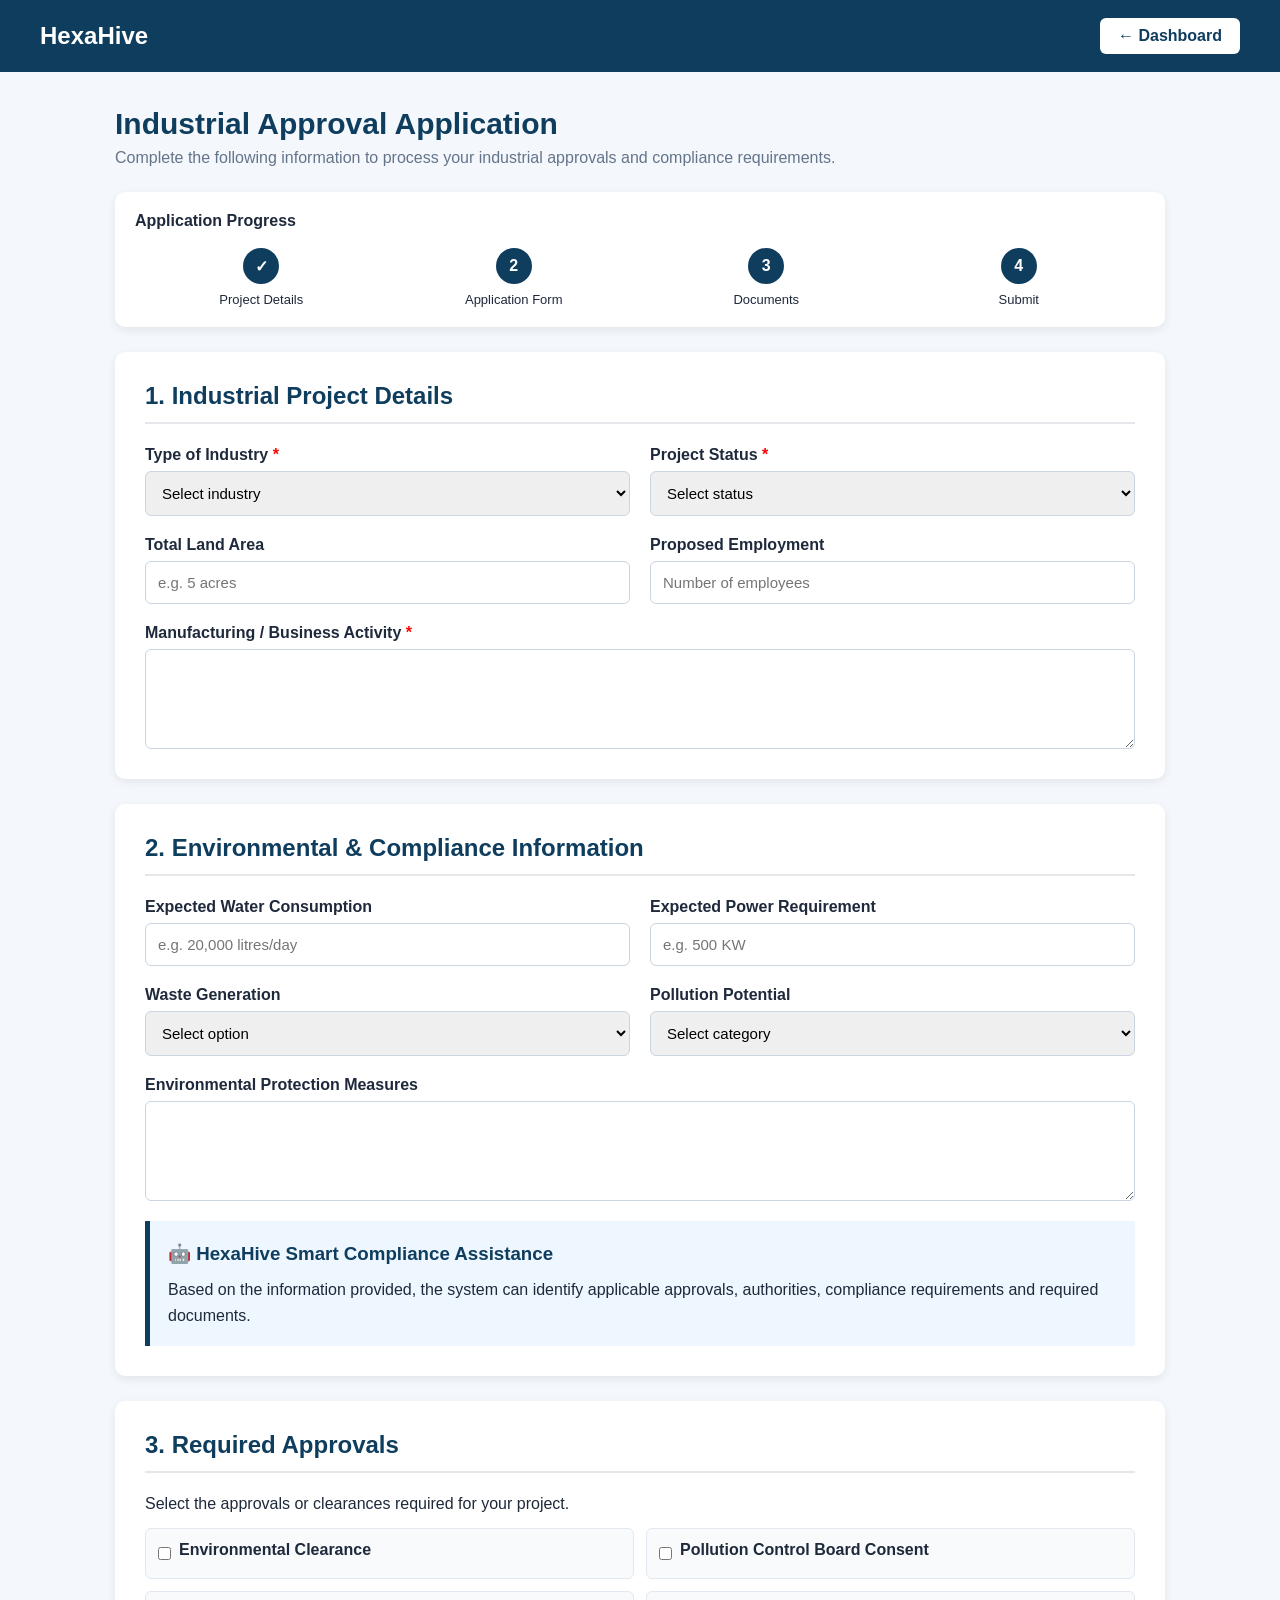
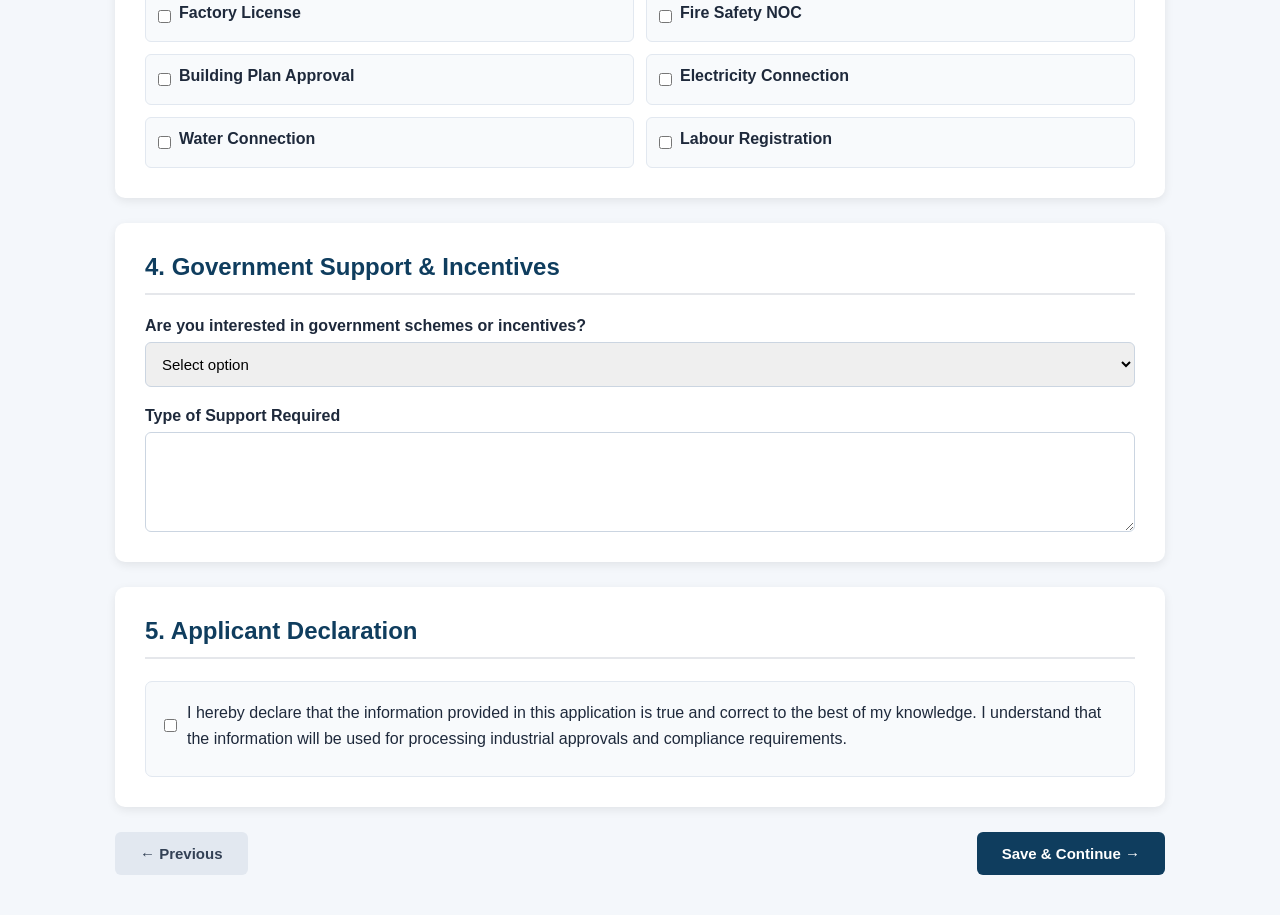
<file: fill-form.html>
<!DOCTYPE html>
<html lang="en">
<head>
    <meta charset="UTF-8">
    <meta name="viewport" content="width=device-width, initial-scale=1.0">

    <title>Fill Application Form | HexaHive</title>

    <style>
        * {
            margin: 0;
            padding: 0;
            box-sizing: border-box;
            font-family: Arial, sans-serif;
        }

        body {
            background: #f4f7fb;
            color: #1e293b;
        }

        /* NAVBAR */
        .navbar {
            background: #0f3d5e;
            color: white;
            padding: 18px 40px;
            display: flex;
            justify-content: space-between;
            align-items: center;
        }

        .logo {
            font-size: 24px;
            font-weight: bold;
        }

        .back-btn {
            background: white;
            color: #0f3d5e;
            padding: 9px 18px;
            border-radius: 6px;
            text-decoration: none;
            font-weight: bold;
        }

        /* CONTAINER */
        .container {
            width: 90%;
            max-width: 1050px;
            margin: 35px auto;
        }

        .page-title {
            color: #0f3d5e;
            font-size: 30px;
            margin-bottom: 8px;
        }

        .subtitle {
            color: #64748b;
            margin-bottom: 25px;
        }

        /* PROGRESS */
        .progress-card {
            background: white;
            padding: 20px;
            border-radius: 10px;
            margin-bottom: 25px;
            box-shadow: 0 3px 10px rgba(0,0,0,0.08);
        }

        .progress {
            display: flex;
            justify-content: space-between;
            margin-top: 18px;
        }

        .step {
            text-align: center;
            flex: 1;
        }

        .circle {
            width: 36px;
            height: 36px;
            background: #0f3d5e;
            color: white;
            border-radius: 50%;
            display: flex;
            align-items: center;
            justify-content: center;
            margin: auto;
            font-weight: bold;
        }

        .step p {
            font-size: 13px;
            margin-top: 8px;
        }

        /* FORM CARD */
        .form-card {
            background: white;
            padding: 30px;
            border-radius: 10px;
            margin-bottom: 25px;
            box-shadow: 0 3px 10px rgba(0,0,0,0.08);
        }

        .form-card h2 {
            color: #0f3d5e;
            border-bottom: 2px solid #e5e7eb;
            padding-bottom: 12px;
            margin-bottom: 22px;
        }

        .form-grid {
            display: grid;
            grid-template-columns: 1fr 1fr;
            gap: 20px;
        }

        .form-group {
            display: flex;
            flex-direction: column;
        }

        .full {
            grid-column: 1 / 3;
        }

        label {
            font-weight: bold;
            margin-bottom: 7px;
        }

        .required {
            color: red;
        }

        input,
        select,
        textarea {
            padding: 12px;
            border: 1px solid #cbd5e1;
            border-radius: 6px;
            font-size: 15px;
            outline: none;
        }

        input:focus,
        select:focus,
        textarea:focus {
            border-color: #0f3d5e;
        }

        textarea {
            min-height: 100px;
            resize: vertical;
        }

        /* CHECKBOX */
        .checkbox-group {
            display: grid;
            grid-template-columns: 1fr 1fr;
            gap: 12px;
        }

        .checkbox-item {
            display: flex;
            align-items: center;
            gap: 8px;
            background: #f8fafc;
            padding: 12px;
            border-radius: 6px;
            border: 1px solid #e2e8f0;
        }

        .checkbox-item input {
            width: auto;
        }

        /* SMART RECOMMENDATION */
        .smart-box {
            background: #eef6ff;
            border-left: 5px solid #0f3d5e;
            padding: 18px;
            margin-top: 20px;
            line-height: 1.6;
        }

        .smart-box h3 {
            color: #0f3d5e;
            margin-bottom: 8px;
        }

        /* DECLARATION */
        .declaration {
            background: #f8fafc;
            padding: 18px;
            border-radius: 7px;
            border: 1px solid #e2e8f0;
            line-height: 1.6;
        }

        .declaration label {
            display: flex;
            gap: 10px;
            font-weight: normal;
        }

        .declaration input {
            width: auto;
        }

        /* BUTTONS */
        .buttons {
            display: flex;
            justify-content: space-between;
            margin: 25px 0 40px;
        }

        .btn {
            border: none;
            padding: 13px 25px;
            border-radius: 6px;
            font-size: 15px;
            font-weight: bold;
            cursor: pointer;
        }

        .previous {
            background: #e2e8f0;
            color: #334155;
        }

        .continue {
            background: #0f3d5e;
            color: white;
        }

        .continue:hover {
            background: #092f48;
        }

        /* MOBILE */
        @media(max-width: 700px) {

            .navbar {
                padding: 15px 20px;
            }

            .container {
                width: 95%;
            }

            .form-grid {
                grid-template-columns: 1fr;
            }

            .full {
                grid-column: 1;
            }

            .checkbox-group {
                grid-template-columns: 1fr;
            }

            .progress {
                gap: 5px;
            }

            .step p {
                font-size: 11px;
            }
        }
    </style>
</head>

<body>

    <!-- NAVBAR -->
    <div class="navbar">

        <div class="logo">
            HexaHive
        </div>

        <a href="applicant-dashboard.html" class="back-btn">
            ← Dashboard
        </a>

    </div>


    <div class="container">

        <h1 class="page-title">
            Industrial Approval Application
        </h1>

        <p class="subtitle">
            Complete the following information to process your industrial approvals and compliance requirements.
        </p>


        <!-- PROGRESS -->
        <div class="progress-card">

            <strong>Application Progress</strong>

            <div class="progress">

                <div class="step">
                    <div class="circle">✓</div>
                    <p>Project Details</p>
                </div>

                <div class="step">
                    <div class="circle">2</div>
                    <p>Application Form</p>
                </div>

                <div class="step">
                    <div class="circle">3</div>
                    <p>Documents</p>
                </div>

                <div class="step">
                    <div class="circle">4</div>
                    <p>Submit</p>
                </div>

            </div>

        </div>


        <!-- SECTION 1 -->
        <div class="form-card">

            <h2>1. Industrial Project Details</h2>

            <div class="form-grid">

                <div class="form-group">

                    <label>
                        Type of Industry <span class="required">*</span>
                    </label>

                    <select id="industry">

                        <option value="">
                            Select industry
                        </option>

                        <option>
                            Manufacturing
                        </option>

                        <option>
                            Food Processing
                        </option>

                        <option>
                            Textile
                        </option>

                        <option>
                            Pharmaceutical
                        </option>

                        <option>
                            Chemical
                        </option>

                        <option>
                            Automobile
                        </option>

                        <option>
                            Renewable Energy
                        </option>

                        <option>
                            IT / ITES
                        </option>

                    </select>

                </div>


                <div class="form-group">

                    <label>
                        Project Status <span class="required">*</span>
                    </label>

                    <select>

                        <option value="">
                            Select status
                        </option>

                        <option>
                            New Project
                        </option>

                        <option>
                            Expansion
                        </option>

                        <option>
                            Modernization
                        </option>

                        <option>
                            Existing Unit
                        </option>

                    </select>

                </div>


                <div class="form-group">

                    <label>
                        Total Land Area
                    </label>

                    <input
                        type="text"
                        placeholder="e.g. 5 acres">

                </div>


                <div class="form-group">

                    <label>
                        Proposed Employment
                    </label>

                    <input
                        type="number"
                        placeholder="Number of employees">

                </div>


                <div class="form-group full">

                    <label>
                        Manufacturing / Business Activity
                        <span class="required">*</span>
                    </label>

                    <textarea
                        placeholder="Describe the main activities of your industrial unit">
                    </textarea>

                </div>

            </div>

        </div>


        <!-- SECTION 2 -->
        <div class="form-card">

            <h2>2. Environmental & Compliance Information</h2>

            <div class="form-grid">

                <div class="form-group">

                    <label>
                        Expected Water Consumption
                    </label>

                    <input
                        type="text"
                        placeholder="e.g. 20,000 litres/day">

                </div>


                <div class="form-group">

                    <label>
                        Expected Power Requirement
                    </label>

                    <input
                        type="text"
                        placeholder="e.g. 500 KW">

                </div>


                <div class="form-group">

                    <label>
                        Waste Generation
                    </label>

                    <select>

                        <option value="">
                            Select option
                        </option>

                        <option>
                            No Significant Waste
                        </option>

                        <option>
                            Low
                        </option>

                        <option>
                            Medium
                        </option>

                        <option>
                            High
                        </option>

                    </select>

                </div>


                <div class="form-group">

                    <label>
                        Pollution Potential
                    </label>

                    <select>

                        <option value="">
                            Select category
                        </option>

                        <option>
                            Low
                        </option>

                        <option>
                            Medium
                        </option>

                        <option>
                            High
                        </option>

                    </select>

                </div>


                <div class="form-group full">

                    <label>
                        Environmental Protection Measures
                    </label>

                    <textarea
                        placeholder="Describe waste treatment, pollution control, water conservation or other measures">
                    </textarea>

                </div>

            </div>


            <!-- SMART BOX -->

            <div class="smart-box">

                <h3>
                    🤖 HexaHive Smart Compliance Assistance
                </h3>

                <p>
                    Based on the information provided, the system can
                    identify applicable approvals, authorities,
                    compliance requirements and required documents.
                </p>

            </div>

        </div>


        <!-- SECTION 3 -->
        <div class="form-card">

            <h2>3. Required Approvals</h2>

            <p style="margin-bottom: 15px;">
                Select the approvals or clearances required for your project.
            </p>


            <div class="checkbox-group">

                <div class="checkbox-item">

                    <input type="checkbox" id="environment">

                    <label for="environment">
                        Environmental Clearance
                    </label>

                </div>


                <div class="checkbox-item">

                    <input type="checkbox" id="pollution">

                    <label for="pollution">
                        Pollution Control Board Consent
                    </label>

                </div>


                <div class="checkbox-item">

                    <input type="checkbox" id="factory">

                    <label for="factory">
                        Factory License
                    </label>

                </div>


                <div class="checkbox-item">

                    <input type="checkbox" id="fire">

                    <label for="fire">
                        Fire Safety NOC
                    </label>

                </div>


                <div class="checkbox-item">

                    <input type="checkbox" id="building">

                    <label for="building">
                        Building Plan Approval
                    </label>

                </div>


                <div class="checkbox-item">

                    <input type="checkbox" id="electricity">

                    <label for="electricity">
                        Electricity Connection
                    </label>

                </div>


                <div class="checkbox-item">

                    <input type="checkbox" id="water">

                    <label for="water">
                        Water Connection
                    </label>

                </div>


                <div class="checkbox-item">

                    <input type="checkbox" id="labour">

                    <label for="labour">
                        Labour Registration
                    </label>

                </div>

            </div>

        </div>


        <!-- SECTION 4 -->
        <div class="form-card">

            <h2>4. Government Support & Incentives</h2>

            <div class="form-grid">

                <div class="form-group full">

                    <label>
                        Are you interested in government schemes or incentives?
                    </label>

                    <select id="support">

                        <option value="">
                            Select option
                        </option>

                        <option>
                            Yes
                        </option>

                        <option>
                            No
                        </option>

                    </select>

                </div>


                <div class="form-group full">

                    <label>
                        Type of Support Required
                    </label>

                    <textarea
                        placeholder="Mention subsidy, financial assistance, tax benefits, infrastructure support, etc.">
                    </textarea>

                </div>

            </div>

        </div>


        <!-- SECTION 5 -->
        <div class="form-card">

            <h2>5. Applicant Declaration</h2>

            <div class="declaration">

                <label>

                    <input type="checkbox" id="declaration">

                    <span>
                        I hereby declare that the information provided
                        in this application is true and correct to the
                        best of my knowledge. I understand that the
                        information will be used for processing
                        industrial approvals and compliance requirements.
                    </span>

                </label>

            </div>

        </div>


        <!-- BUTTONS -->

        <div class="buttons">

            <button
                class="btn previous"
                onclick="goBack()">

                ← Previous

            </button>


            <button
                class="btn continue"
                onclick="continueToDocuments()">

                Save & Continue →

            </button>

        </div>

    </div>


    <script>

        function goBack() {

            window.location.href = "new-application.html";

        }


        function continueToDocuments() {

            const industry =
                document.getElementById("industry").value;

            const declaration =
                document.getElementById("declaration").checked;


            if (industry === "") {

                alert("Please select your industry type.");

                return;

            }


            if (!declaration) {

                alert("Please accept the applicant declaration.");

                return;

            }


            alert(
                "Application details saved successfully! Proceeding to document upload."
            );


            window.location.href = "documents.html";

        }

    </script>

</body>
</html>
</file>
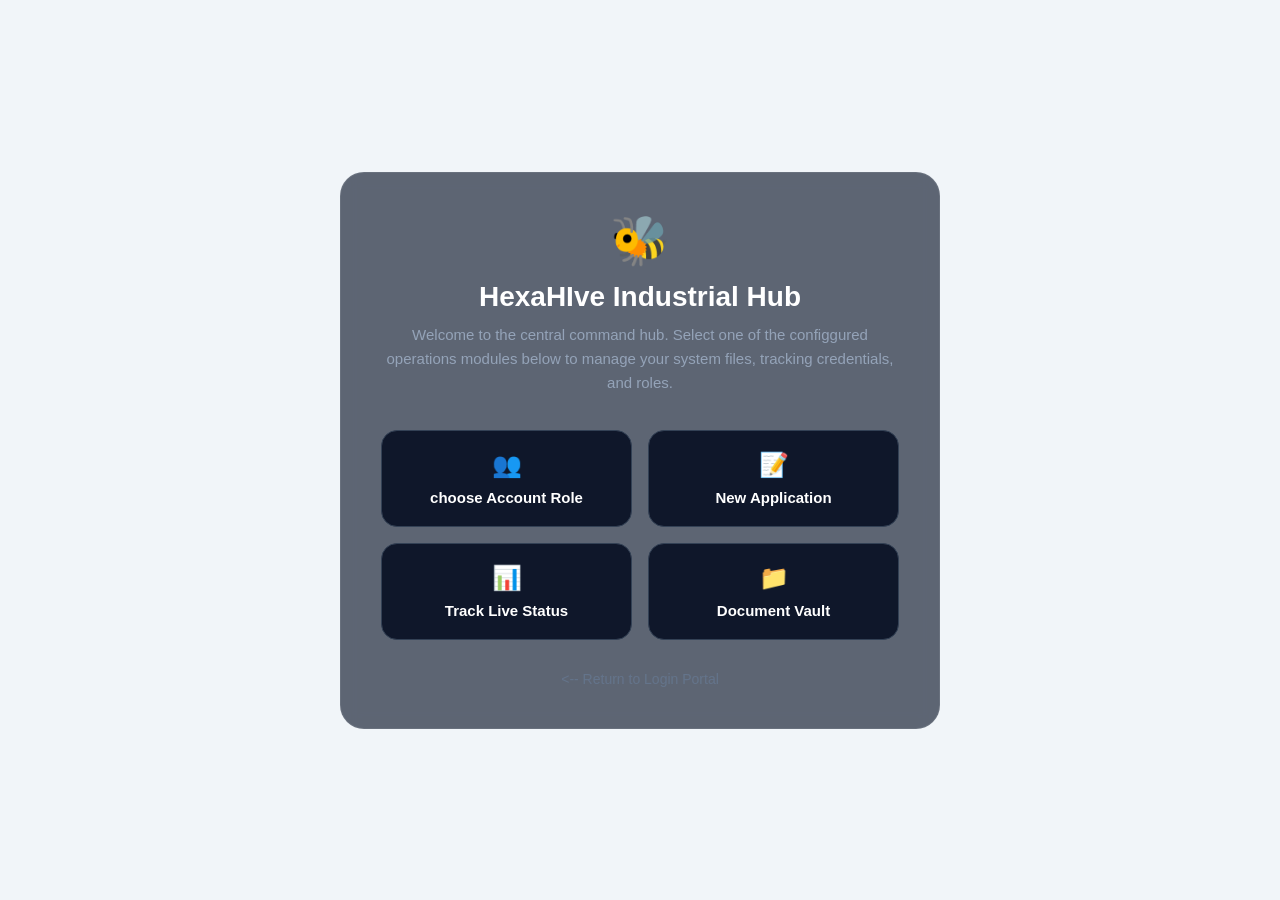
<file: landing.html>
<!DOCTYPE html>
<html lang="en">
<head>
    <meta charset="UTF-8">
    <meta name="viewport" content="width=device-width, initial-scale=1.0">
    <title>HexaHive - Landing Hub</title>
    <link rel="stylesheet" href="style.css">

    <style>
        .dashboard-container{
            background-color: rgba(30, 41, 59, 0.7);
            backdrop-filter: blur(10px);
            padding: 40px;
            border-radius: 24px;
            border: 1px solid rgba(255, 255, 255, 0.08);
            width: 600px;
            box-sizing: border-box;
            text-align: center;
            box-shadow: 0, 10px, 30px rgba(0, 0, 0, 0.4);
      }

      .welcome-badge{
        font-size: 48px;
        margin-bottom: 12px;
      }

      h2{
        color:#ffffff;
        font-size: 28px;
       margin: 0 0 10px 0;    
    }

    .hub-desc{
   color: #94a3b8;
   font-size: 15px;
   margin: 0 0 35px 0;
   line-height: 1.6;
    }

    .action-grid{
        display: grid;
        grid-template-columns: 1fr 1fr;
        gap: 16px;
        margin-bottom: 30px;
    }

    .portal-card{
        background-color: #0f172a;
        border: 1px solid #334155;
        padding: 20px;
        border-radius: 16px;
        color: #ffffff;
        text-decoration: none;
        font-weight: bold;
        font-size: 15px;
        display: flex;
        flex-direction: column;
        align-items: center;
        gap: 10px;
        transition: transform 0.2s, border-color 0.2s;
    }

    .portal-card:hover{
        transform: translate(-4px);
        border-color: #22d3ee;
    }

    .card-icon{
        font-size: 24px;
    }

    .logout-link{
        display: inline-block;
        color: #64748b;
        text-decoration: none;
        font-size: 14px;
        transition: color 0.2s;
    }

    .logout-link:hover{
        color: #ef4444;
    }

    </style>
</head>
<body>

    <div class="dashboard-container">
        <div class="welcome-badge">🐝</div>
        <h2>HexaHIve Industrial Hub</h2>
        <p class="hub-desc">Welcome to the central command hub. Select one of the configgured operations modules below to manage your system files, tracking credentials, and roles.</p>

        <div class="action-grid">
            <a href="choose-role.html" class="portal-card">
             <span class="card-icon">👥</span>
             choose Account Role 
            </a>
            <a href="new-application.html" class="portal-card">
                <span class="card-icon">📝</span>
                New Application
            </a>

            <a href="track.status.html" class="portal-card">
                <span class="card-icon">📊</span>
                Track Live Status
            </a>

            <a href="documents.html" class="portal-card">
                <span class="card-icon">📁</span>
                Document Vault
            </a>
        </div>
        <a href="login.html" class="logout-link"><-- Return to Login Portal</a>
    </div>
    <script src="script.js"></script>
</body>
</html>
</file>
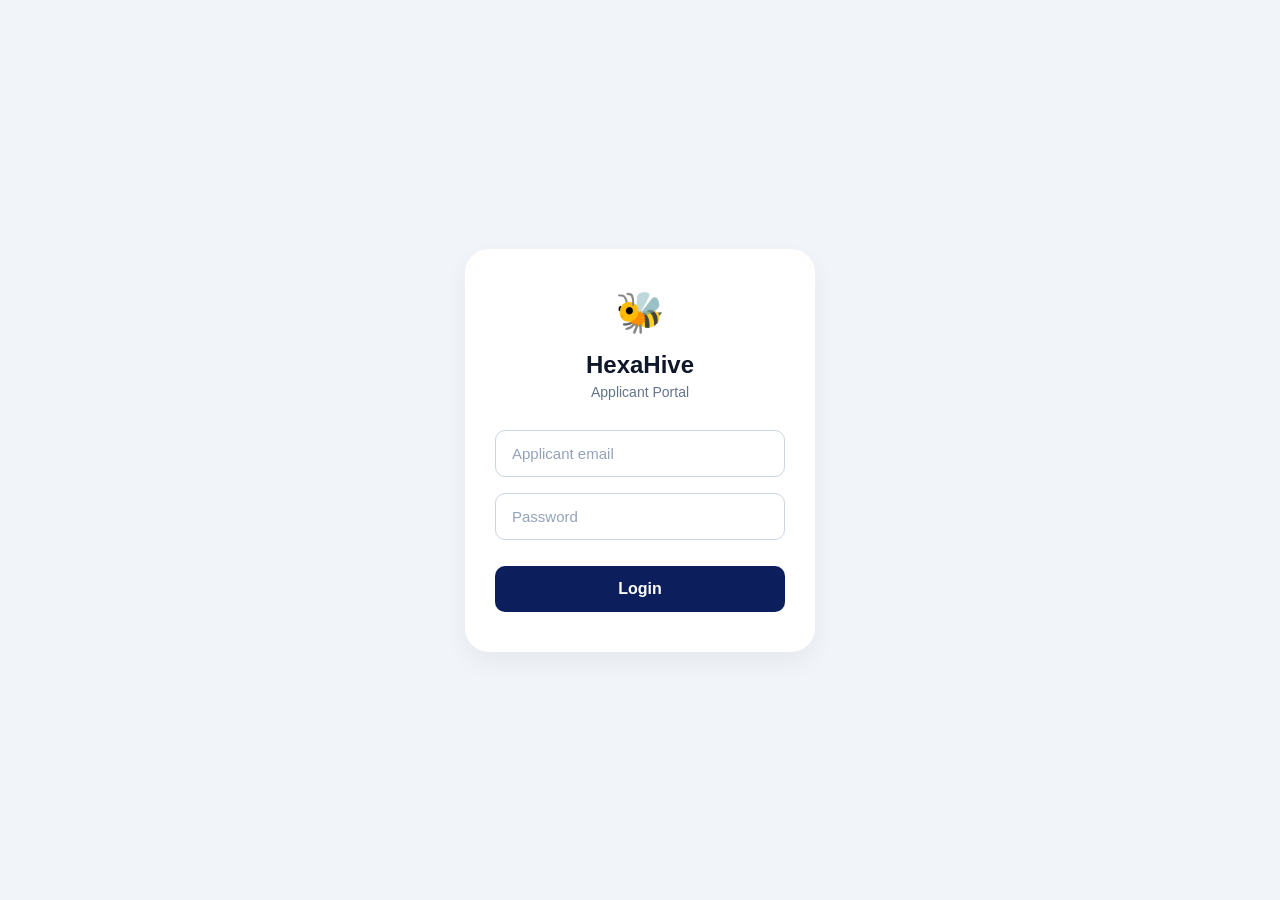
<file: login.html>
<!DOCTYPE html>
<html lang="en">
<head>
    <meta charset="UTF-8">
    <meta name="viewport" content="width=device-width, initial-scale=1.0">
    <title>HexaHive Login</title>
    <link rel="stylesheet" href="style.css">
</head>
<body>
    <div class="login-box">
        <div class="logo-container">
            <span class="logo-emoji">🐝</span>
        </div>
        <h1>HexaHive</h1>
        <p class="subtitle">Applicant Portal</p>

        <input type="email" placeholder="Applicant email">
        <input type="password" placeholder="Password">

        <button>Login</button>
        
    </div>
   <script src="script.js"></script>
</body>
</html>
</file>
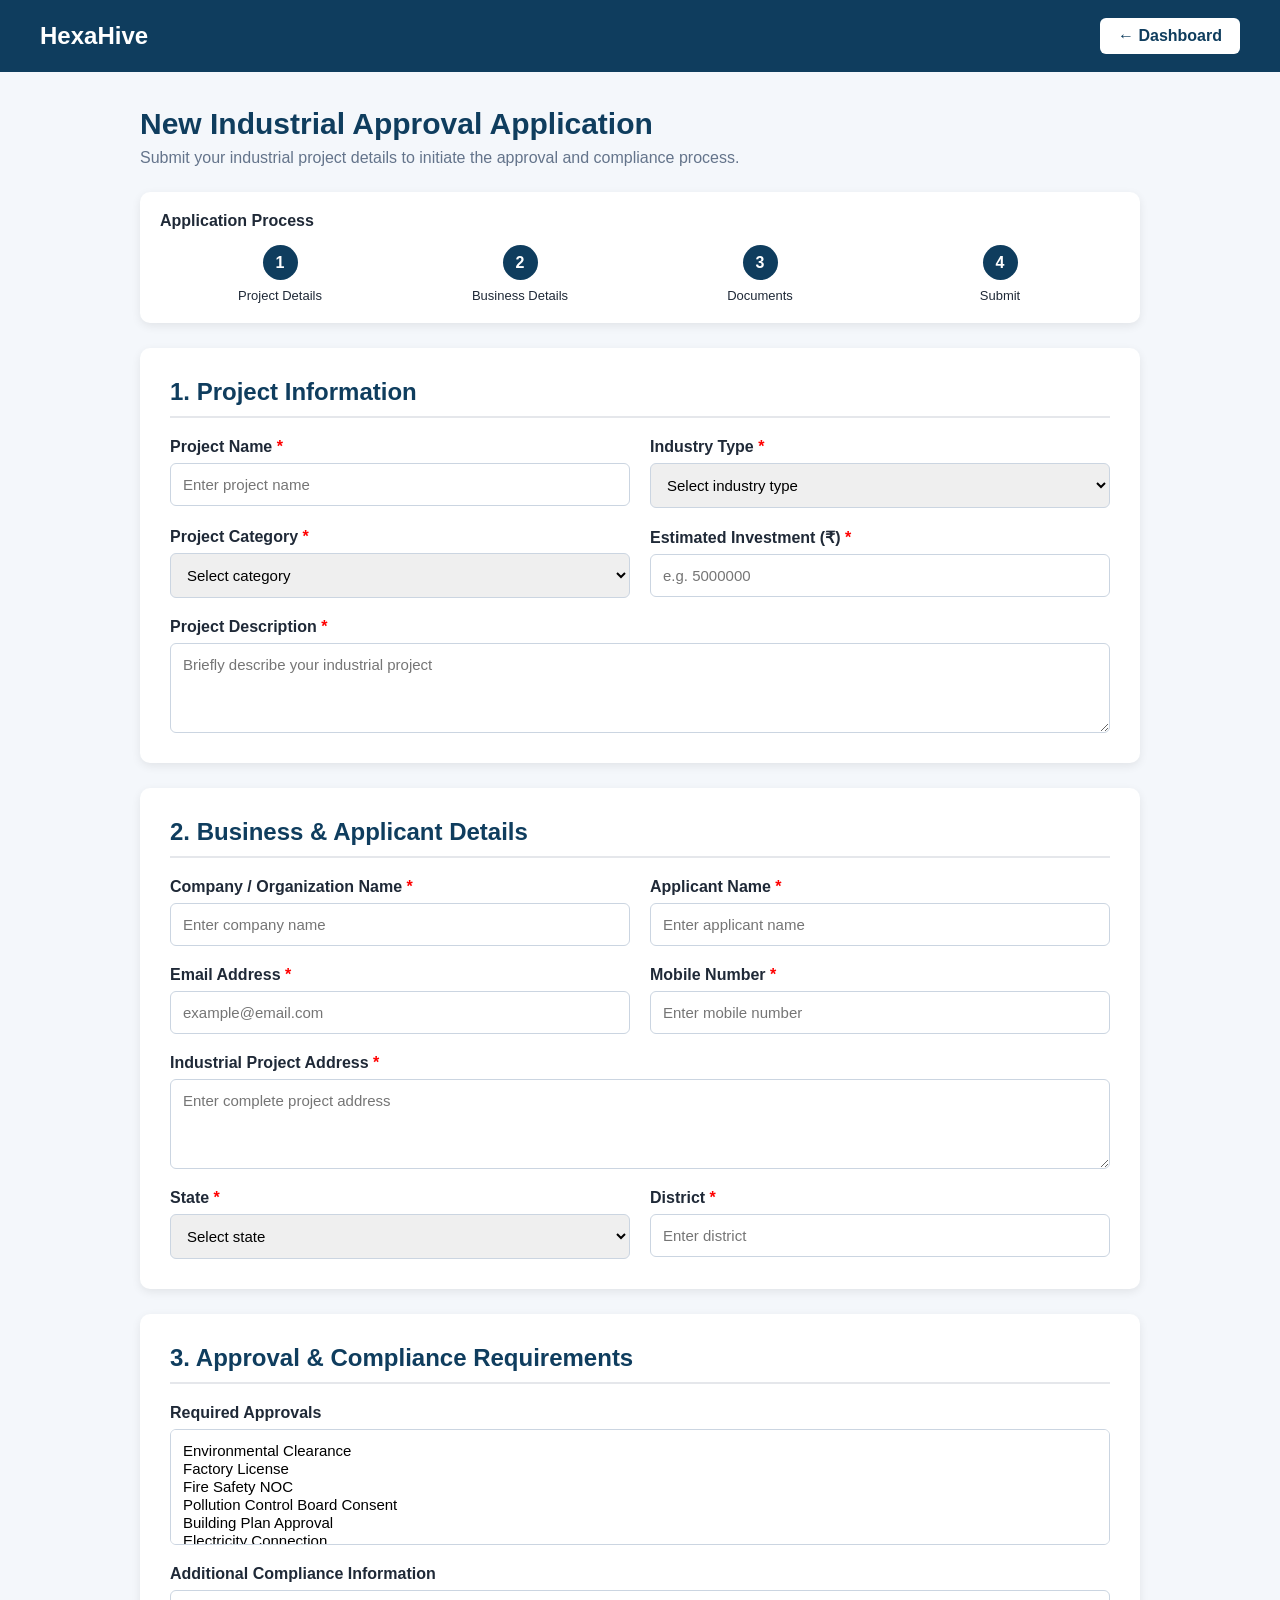
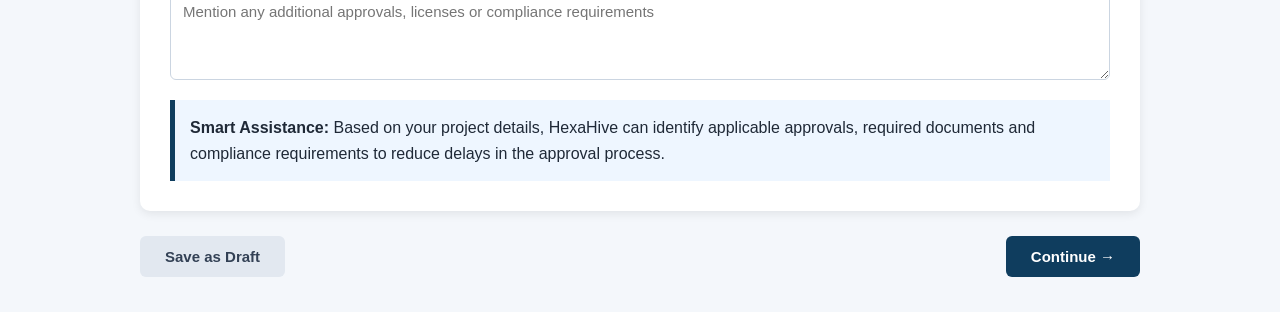
<file: new-application.html>
<!DOCTYPE html>
<html lang="en">
<head>
    <meta charset="UTF-8">
    <meta name="viewport" content="width=device-width, initial-scale=1.0">
    <title>New Industrial Application | HexaHive</title>

    <style>
        * {
            margin: 0;
            padding: 0;
            box-sizing: border-box;
            font-family: Arial, sans-serif;
        }

        body {
            background: #f4f7fb;
            color: #1f2937;
        }

        /* Navbar */
        .navbar {
            background: #0f3d5e;
            color: white;
            padding: 18px 40px;
            display: flex;
            justify-content: space-between;
            align-items: center;
        }

        .logo {
            font-size: 24px;
            font-weight: bold;
        }

        .back-btn {
            background: white;
            color: #0f3d5e;
            padding: 9px 18px;
            border-radius: 6px;
            text-decoration: none;
            font-weight: bold;
        }

        /* Main container */
        .container {
            width: 90%;
            max-width: 1000px;
            margin: 35px auto;
        }

        .page-title {
            margin-bottom: 8px;
            font-size: 30px;
            color: #0f3d5e;
        }

        .description {
            color: #64748b;
            margin-bottom: 25px;
        }

        /* Progress */
        .progress-box {
            background: white;
            padding: 20px;
            border-radius: 10px;
            margin-bottom: 25px;
            box-shadow: 0 3px 10px rgba(0,0,0,0.08);
        }

        .progress {
            display: flex;
            justify-content: space-between;
            margin-top: 15px;
        }

        .step {
            text-align: center;
            flex: 1;
            position: relative;
        }

        .circle {
            width: 35px;
            height: 35px;
            background: #0f3d5e;
            color: white;
            border-radius: 50%;
            display: flex;
            align-items: center;
            justify-content: center;
            margin: auto;
            font-weight: bold;
        }

        .step p {
            margin-top: 8px;
            font-size: 13px;
        }

        /* Form */
        .form-card {
            background: white;
            padding: 30px;
            border-radius: 10px;
            box-shadow: 0 3px 10px rgba(0,0,0,0.08);
            margin-bottom: 25px;
        }

        .form-card h2 {
            color: #0f3d5e;
            margin-bottom: 20px;
            border-bottom: 2px solid #e5e7eb;
            padding-bottom: 10px;
        }

        .form-grid {
            display: grid;
            grid-template-columns: 1fr 1fr;
            gap: 20px;
        }

        .form-group {
            display: flex;
            flex-direction: column;
        }

        .full {
            grid-column: 1 / 3;
        }

        label {
            font-weight: bold;
            margin-bottom: 7px;
        }

        input,
        select,
        textarea {
            padding: 12px;
            border: 1px solid #cbd5e1;
            border-radius: 6px;
            font-size: 15px;
            outline: none;
        }

        input:focus,
        select:focus,
        textarea:focus {
            border-color: #0f3d5e;
        }

        textarea {
            resize: vertical;
            min-height: 90px;
        }

        .required {
            color: red;
        }

        /* Buttons */
        .buttons {
            display: flex;
            justify-content: space-between;
            margin-top: 25px;
        }

        .btn {
            padding: 12px 25px;
            border: none;
            border-radius: 6px;
            font-size: 15px;
            font-weight: bold;
            cursor: pointer;
        }

        .save {
            background: #e2e8f0;
            color: #334155;
        }

        .next {
            background: #0f3d5e;
            color: white;
        }

        .next:hover {
            background: #092f48;
        }

        /* Note */
        .note {
            background: #eef6ff;
            border-left: 5px solid #0f3d5e;
            padding: 15px;
            margin-top: 20px;
            line-height: 1.6;
        }

        @media(max-width: 700px) {
            .form-grid {
                grid-template-columns: 1fr;
            }

            .full {
                grid-column: 1;
            }

            .navbar {
                padding: 15px 20px;
            }

            .container {
                width: 95%;
            }
        }
    </style>
</head>

<body>

    <!-- Navbar -->
    <div class="navbar">
        <div class="logo">HexaHive</div>
        <a href="applicant-dashboard.html" class="back-btn">← Dashboard</a>
    </div>

    <!-- Main Content -->
    <div class="container">

        <h1 class="page-title">New Industrial Approval Application</h1>

        <p class="description">
            Submit your industrial project details to initiate the approval and compliance process.
        </p>

        <!-- Progress -->
        <div class="progress-box">

            <strong>Application Process</strong>

            <div class="progress">

                <div class="step">
                    <div class="circle">1</div>
                    <p>Project Details</p>
                </div>

                <div class="step">
                    <div class="circle">2</div>
                    <p>Business Details</p>
                </div>

                <div class="step">
                    <div class="circle">3</div>
                    <p>Documents</p>
                </div>

                <div class="step">
                    <div class="circle">4</div>
                    <p>Submit</p>
                </div>

            </div>
        </div>

        <!-- Project Details -->
        <div class="form-card">

            <h2>1. Project Information</h2>

            <div class="form-grid">

                <div class="form-group">
                    <label>Project Name <span class="required">*</span></label>
                    <input type="text" id="projectName"
                        placeholder="Enter project name">
                </div>

                <div class="form-group">
                    <label>Industry Type <span class="required">*</span></label>

                    <select id="industryType">
                        <option value="">Select industry type</option>
                        <option>Manufacturing</option>
                        <option>Food Processing</option>
                        <option>Textile</option>
                        <option>Pharmaceutical</option>
                        <option>Automobile</option>
                        <option>Chemical</option>
                        <option>IT / ITES</option>
                        <option>Renewable Energy</option>
                        <option>Other</option>
                    </select>
                </div>

                <div class="form-group">
                    <label>Project Category <span class="required">*</span></label>

                    <select id="category">
                        <option value="">Select category</option>
                        <option>Green Category</option>
                        <option>Orange Category</option>
                        <option>Red Category</option>
                        <option>White Category</option>
                    </select>
                </div>

                <div class="form-group">
                    <label>Estimated Investment (₹) <span class="required">*</span></label>

                    <input type="number" id="investment"
                        placeholder="e.g. 5000000">
                </div>

                <div class="form-group full">
                    <label>Project Description <span class="required">*</span></label>

                    <textarea id="description"
                        placeholder="Briefly describe your industrial project"></textarea>
                </div>

            </div>

        </div>

        <!-- Business Details -->
        <div class="form-card">

            <h2>2. Business & Applicant Details</h2>

            <div class="form-grid">

                <div class="form-group">
                    <label>Company / Organization Name <span class="required">*</span></label>

                    <input type="text"
                        placeholder="Enter company name">
                </div>

                <div class="form-group">
                    <label>Applicant Name <span class="required">*</span></label>

                    <input type="text"
                        placeholder="Enter applicant name">
                </div>

                <div class="form-group">
                    <label>Email Address <span class="required">*</span></label>

                    <input type="email"
                        placeholder="example@email.com">
                </div>

                <div class="form-group">
                    <label>Mobile Number <span class="required">*</span></label>

                    <input type="tel"
                        placeholder="Enter mobile number">
                </div>

                <div class="form-group full">
                    <label>Industrial Project Address <span class="required">*</span></label>

                    <textarea
                        placeholder="Enter complete project address"></textarea>
                </div>

                <div class="form-group">
                    <label>State <span class="required">*</span></label>

                    <select>
                        <option value="">Select state</option>
                        <option>Uttar Pradesh</option>
                        <option>Delhi</option>
                        <option>Maharashtra</option>
                        <option>Gujarat</option>
                        <option>Karnataka</option>
                        <option>Tamil Nadu</option>
                        <option>Rajasthan</option>
                        <option>Other</option>
                    </select>
                </div>

                <div class="form-group">
                    <label>District <span class="required">*</span></label>

                    <input type="text"
                        placeholder="Enter district">
                </div>

            </div>

        </div>

        <!-- Approval Requirements -->
        <div class="form-card">

            <h2>3. Approval & Compliance Requirements</h2>

            <div class="form-grid">

                <div class="form-group full">

                    <label>Required Approvals</label>

                    <select multiple size="5">

                        <option>Environmental Clearance</option>
                        <option>Factory License</option>
                        <option>Fire Safety NOC</option>
                        <option>Pollution Control Board Consent</option>
                        <option>Building Plan Approval</option>
                        <option>Electricity Connection</option>
                        <option>Water Connection</option>

                    </select>

                </div>

                <div class="form-group full">

                    <label>Additional Compliance Information</label>

                    <textarea
                        placeholder="Mention any additional approvals, licenses or compliance requirements"></textarea>

                </div>

            </div>

            <div class="note">
                <strong>Smart Assistance:</strong>
                Based on your project details, HexaHive can identify
                applicable approvals, required documents and compliance
                requirements to reduce delays in the approval process.
            </div>

        </div>

        <!-- Buttons -->
        <div class="buttons">

            <button class="btn save" onclick="saveDraft()">
                Save as Draft
            </button>

            <button class="btn next" onclick="continueApplication()">
                Continue →
            </button>

        </div>

    </div>


    <script>

        function saveDraft() {

            alert("Application saved as draft successfully!");

        }

        function continueApplication() {

            const projectName =
                document.getElementById("projectName").value;

            const industryType =
                document.getElementById("industryType").value;

            const investment =
                document.getElementById("investment").value;

            if (projectName === "" ||
                industryType === "" ||
                investment === "") {

                alert("Please fill all required project details.");

                return;
            }

            alert("Project details saved successfully!");

            window.location.href = "fill-form.html";

        }

    </script>

</body>
</html>
</file>
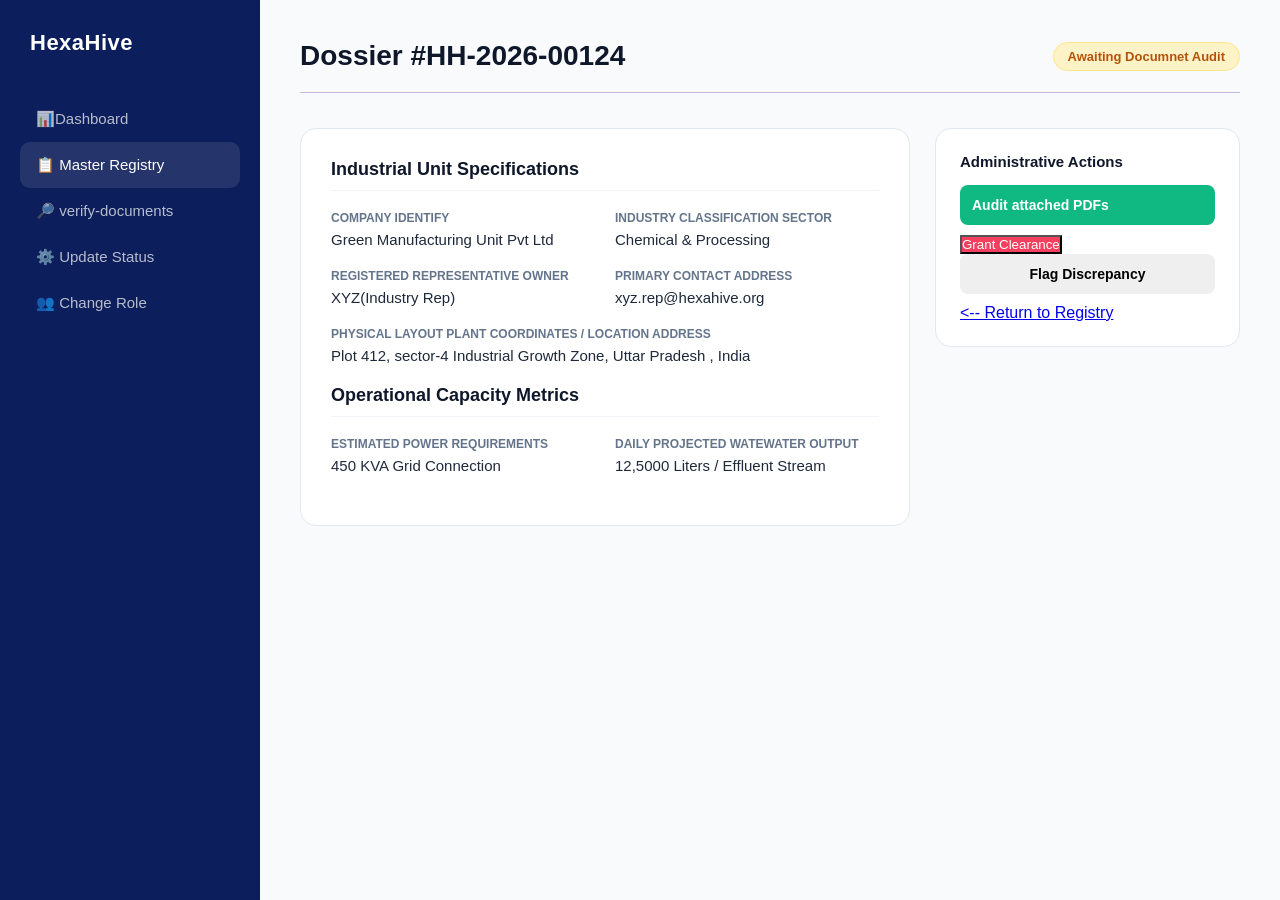
<file: review-applications.html>
<!DOCTYPE html>
<html lang="en">
<head>
    <meta charset="UTF-8">
    <meta name="viewport" content="width=device-width, initial-scale=1.0">
    <title>HexaHive - Application Dossier</title>

    <style>
        *{
            margin: 0%;
            padding: 0%;
            box-sizing: border-box;
            font-family: Arial, Helvetica, sans-serif;
        }

        body{
            background-color: #f1f5f9;
            display: flex;
            min-height: 100vh;
            width: 100vw;
        }

        .sidebar{
            width: 260px;
            background-color: #0c1e5b;
            color: #ffffff;
            display: flex;
            flex-direction: column;
            padding: 30px 20px;
            position: fixed;
            top: 0%;
            left: 0%;
            bottom: 0%;
            height: 100vh;
        }

        .brand-section{
            display: flex;
            align-items: center;
            gap: 12px;
            margin-bottom: 40px;
            padding-left: 10px;
        }

        .brand-name{
            font-size: 22px;
            font-weight: bold;
            letter-spacing: 0.5px;
        }

        .nav-links{
            display: flex;
            flex-direction: column;
            gap: 8px;
            flex-grow: 1;
        }
        .nav-items{
            display: flex;
            align-items: center;
            gap: 14px;
            color: rgba(255, 255, 255, 0.7);
            text-decoration: none;
            padding: 14px 16px;
            border-radius: 10px;
            font-size: 15px;
            font-weight: 500;
        }

        .nav-items:hover, .nav-items.active{
            color: #ffffff;
            background-color: rgba(255, 255, 255, 0.1);
        }

        .main-content{
            flex-grow: 1;
            margin-left: 260px;
            padding: 40px;
            width: calc(100vw - 260px);
            background-color: #f8fafc;
        }

        .header-section{
            display: flex;
            justify-content: space-between;
            align-items: center;
            margin-bottom: 35px;
            border-bottom: 1px solid #cdb5e1;
            padding-bottom: 20px;

        }

        .title-area h1{
            color: #0f172a;
            font-size: 28px;
            font-weight: bold;
        }

        .status-badge{
            background-color: #fef3c7;
            color: #b45309;
            padding: 6px 14px;
            border-radius: 20px;
            font-size: 13px;
            font-weight: bold;
            border: 1px solid #fde68a;
        }

        .dossier-grid{
            display: grid;
            grid-template-columns: 2fr 1fr;
            gap: 25px;
        }

        .profile-card{
            background-color: #ffffff;
            border-radius: 16px;
            padding: 30px;
            border: 1px solid #e2e8f0;
            box-shadow: 0 4px 6px-1px rgba(0 0 0 0.03);

        }

        .profile-card h3{
            color: #0f172a;
            font-size: 18px;
            margin-bottom: 20px;
            border-bottom:1px solid #f1f5f9;
            padding-bottom: 10px;
        }

        .info-group-row{
            display: grid;
            grid-template-columns: 1fr 1fr;
            gap: 20px;
            margin-bottom: 20px;
        }

        .info-item label{
            display: block;
            color: #64748b;
            font-size: 12px;
            text-transform: uppercase;
            font-weight: bold;
            margin-bottom: 6px;
        }

        .info-item span{
            color: #1e293b;
            font-size: 15px;
            font-weight: 500;
        }

        .action-sidebar-box{
            display: flex;
            flex-direction: column;
            gap: 20px;
        }

        .action-card{
            background-color: #ffffff;
            border-radius: 16px;
            padding: 24px;
            border: 1px solid #e2e8f0;
            box-shadow: 0 4px 6px-1px rgba(0, 0, 0, 0.03);
        }

        .action-card h4{
            color: #0f172a;
            font-size: 15px;
            margin-bottom: 15px;
            font-weight: bold;
        }

        .flow-btn{
            width: 100%;
            padding: 12px;
            border-radius: 8px;
            font-weight: bold;
            font-size: 14px;
            cursor: pointer;
            border: none;
            align-items: center;
            text-decoration: none;
            display: block;
            margin-bottom: 10px;
            transition: opacity 0.15s;
        }

        .flow-btn:hover{
            opacity:0.9;
        }

        .btn-verify-docs{
            background-color: #10b981;
            color: white;
        }

        .btn-approve{
            background-color: #f43f5e;
            color: white;
        }

        bach-nav-link{
            display: block;
            text-align: center;
            color: #94a3b8;
            text-decoration: none;
            font-size: 14px;
            font-weight: bold;
            margin-top: 10px;
        }

        .back-nav-link:hover{
            color: #0c1e5b;
        }

    </style>
</head>
<body>
    <div class="sidebar">
        <div class="brand-section">
            <span class="brand-name">HexaHive</span>
        </div>
        <div class="nav-link">
            <a href="authority-dashboard.html" class="nav-items">📊Dashboard</a>
            <a href="applications.html" class="nav-items active">📋 Master Registry</a>
            <a href="verify-documents.html" class="nav-items">🔎 verify-documents</a>
            <a href="update-status.html" class="nav-items">⚙️ Update Status</a>
            <a href="choose-role.html" class="nav-items" style="margin-top: auto;">👥 Change Role</a>
        </div>
    </div>

     <div class="main-content">
        <div class="header-section">
            <div class="title-area">
                <h1>Dossier #HH-2026-00124</h1>
            </div>
            <span class="status-badge">Awaiting Documnet Audit</span>
     </div>
     <div class="dossier-grid">
        <div class="profile-card">
            <h3>Industrial Unit Specifications</h3>

            <div class="info-group-row">
                <div class="info-item">
                    <label>Company Identify</label>
                        <span>Green Manufacturing Unit Pvt Ltd</span>
                </div>
                <div class="info-item">
                    <label>Industry Classification Sector</label>
                    <span>Chemical & Processing</span>
                </div>
            </div>

            <div class="info-group-row">
                <div class="info-item">
                    <label>Registered Representative Owner</label>
                    <span>XYZ(Industry Rep)</span>
                </div>

                <div class="info-item">
                    <label>Primary Contact Address</label>
                    <span>xyz.rep@hexahive.org</span>
                </div>
            </div>

              <div style="margin-bottom: 20px;" class="info-item">
                <label>Physical Layout Plant Coordinates / Location Address</label>
                <span>Plot 412, sector-4 Industrial Growth Zone, Uttar Pradesh , India</span>
              </div>
              <h3>Operational Capacity Metrics</h3>
              <div class="info-group-row">
                <div class="info-item">
                    <label>Estimated Power Requirements</label>
                    <span>450 KVA Grid Connection</span>
                </div>
                <div class="info-item">
                    <label>Daily Projected watewater Output</label>
                    <span>12,5000 Liters / Effluent Stream</span>
                   </div>
              </div>
        </div>

        <div class="action-sidebar-box">
            <div class="action-card">
                <h4>Administrative Actions</h4>

                <a href="verify-documents.html" class="flow-btn btn-verify-docs">Audit attached PDFs</a>
                <button class="flow btn btn-approve" onclick="alert('Dossier approved and forwarded to Tier-2!')">Grant Clearance</button>

                <button class="flow-btn btn-reject" onclick="alert('Objection notice logged for field data discrepancies.')">Flag Discrepancy</button>

            <a href="applications.html" class="back-nav-link"><-- Return to Registry</a>
            </div>
        </div>
     </div>
     </div>
</body>
</html>
</file>
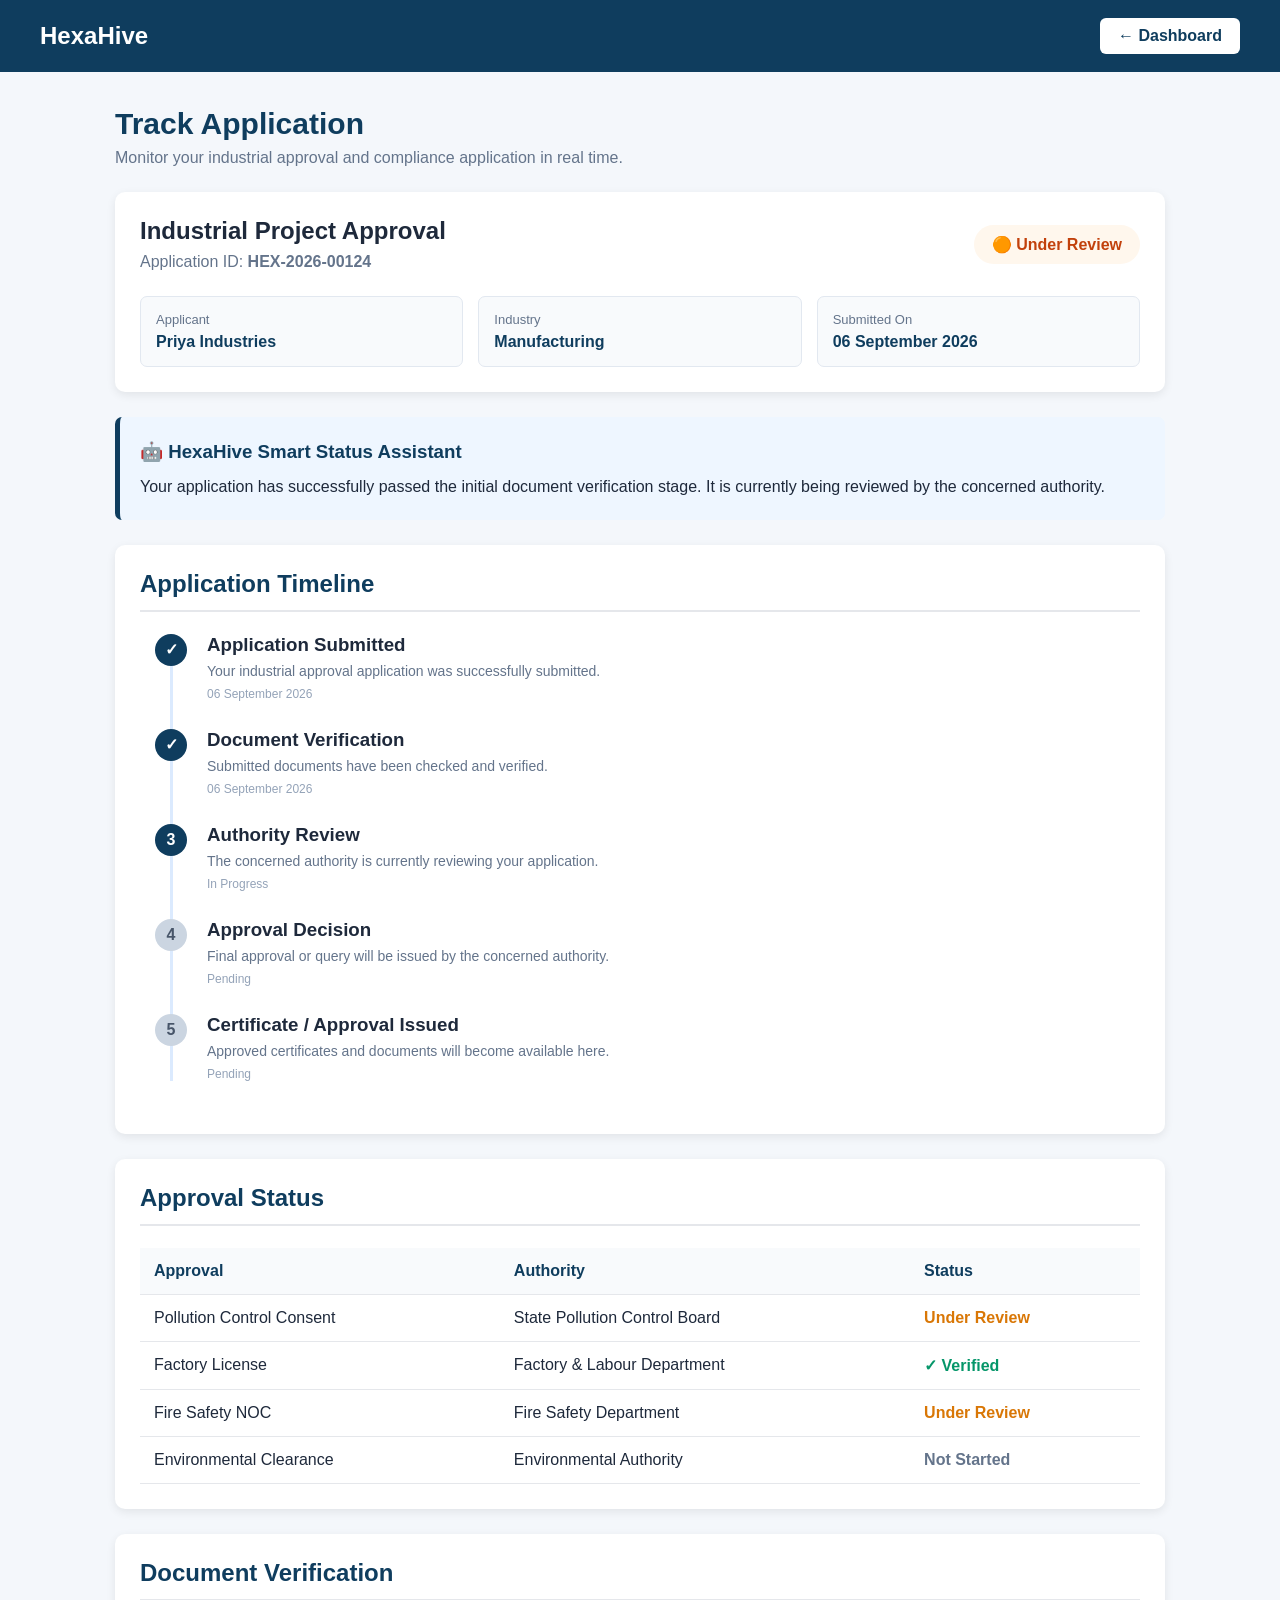
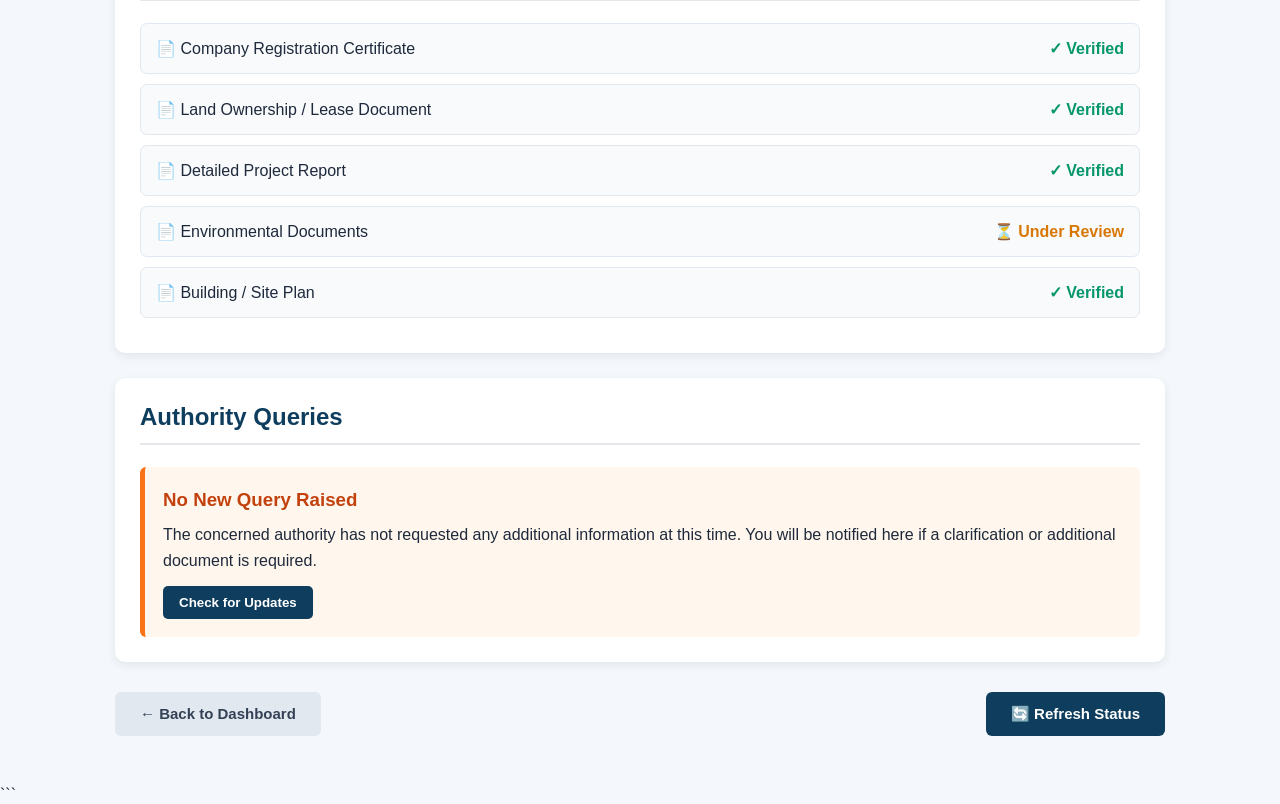
<file: track.status.html>
<!DOCTYPE html>
<html lang="en">

<head>

    <meta charset="UTF-8">
    <meta name="viewport" content="width=device-width, initial-scale=1.0">

    <title>Track Application | HexaHive</title>

    <style>

        * {
            margin: 0;
            padding: 0;
            box-sizing: border-box;
            font-family: Arial, sans-serif;
        }

        body {
            background: #f4f7fb;
            color: #1e293b;
        }

        /* NAVBAR */

        .navbar {
            background: #0f3d5e;
            color: white;

            padding: 18px 40px;

            display: flex;
            justify-content: space-between;
            align-items: center;
        }

        .logo {
            font-size: 24px;
            font-weight: bold;
        }

        .dashboard-btn {
            background: white;
            color: #0f3d5e;

            padding: 9px 18px;

            border-radius: 6px;

            text-decoration: none;

            font-weight: bold;
        }

        /* MAIN */

        .container {
            width: 90%;
            max-width: 1050px;

            margin: 35px auto;
        }

        .page-title {
            color: #0f3d5e;

            font-size: 30px;

            margin-bottom: 8px;
        }

        .subtitle {
            color: #64748b;

            margin-bottom: 25px;
        }

        /* APPLICATION HEADER */

        .application-card {
            background: white;

            padding: 25px;

            border-radius: 10px;

            box-shadow: 0 3px 10px rgba(0,0,0,0.08);

            margin-bottom: 25px;
        }

        .application-top {
            display: flex;

            justify-content: space-between;

            align-items: center;
        }

        .application-id {
            color: #64748b;

            margin-top: 8px;
        }

        .status-badge {
            background: #fff7ed;

            color: #c2410c;

            padding: 10px 18px;

            border-radius: 20px;

            font-weight: bold;
        }

        /* INFO GRID */

        .info-grid {
            display: grid;

            grid-template-columns: repeat(3, 1fr);

            gap: 15px;

            margin-top: 25px;
        }

        .info-box {
            background: #f8fafc;

            padding: 15px;

            border-radius: 7px;

            border: 1px solid #e2e8f0;
        }

        .info-box span {
            display: block;

            color: #64748b;

            font-size: 13px;

            margin-bottom: 6px;
        }

        .info-box strong {
            color: #0f3d5e;
        }

        /* CARD */

        .card {
            background: white;

            padding: 25px;

            border-radius: 10px;

            box-shadow: 0 3px 10px rgba(0,0,0,0.08);

            margin-bottom: 25px;
        }

        .card h2 {
            color: #0f3d5e;

            margin-bottom: 22px;

            border-bottom: 2px solid #e5e7eb;

            padding-bottom: 12px;
        }

        /* TIMELINE */

        .timeline {
            position: relative;

            margin-left: 15px;
        }

        .timeline::before {
            content: "";

            position: absolute;

            left: 15px;

            top: 0;

            bottom: 0;

            width: 3px;

            background: #dbeafe;
        }

        .timeline-item {
            position: relative;

            display: flex;

            gap: 20px;

            margin-bottom: 28px;
        }

        .timeline-circle {
            width: 32px;

            height: 32px;

            min-width: 32px;

            border-radius: 50%;

            background: #0f3d5e;

            color: white;

            display: flex;

            justify-content: center;

            align-items: center;

            font-weight: bold;

            z-index: 1;
        }

        .timeline-circle.pending {
            background: #cbd5e1;

            color: #475569;
        }

        .timeline-content h3 {
            color: #1e293b;

            margin-bottom: 5px;
        }

        .timeline-content p {
            color: #64748b;

            font-size: 14px;

            line-height: 1.5;
        }

        .date {
            font-size: 12px;

            color: #94a3b8;

            margin-top: 5px;
        }

        /* APPROVAL TABLE */

        .table-container {
            overflow-x: auto;
        }

        table {
            width: 100%;

            border-collapse: collapse;
        }

        th,
        td {
            padding: 14px;

            text-align: left;

            border-bottom: 1px solid #e5e7eb;
        }

        th {
            background: #f8fafc;

            color: #0f3d5e;
        }

        .approved {
            color: #059669;

            font-weight: bold;
        }

        .review {
            color: #d97706;

            font-weight: bold;
        }

        .not-started {
            color: #64748b;

            font-weight: bold;
        }

        /* DOCUMENT STATUS */

        .document-row {
            display: flex;

            justify-content: space-between;

            align-items: center;

            padding: 15px;

            background: #f8fafc;

            border: 1px solid #e2e8f0;

            border-radius: 7px;

            margin-bottom: 10px;
        }

        .verified {
            color: #059669;

            font-weight: bold;
        }

        /* QUERY */

        .query-box {
            background: #fff7ed;

            border-left: 5px solid #f97316;

            padding: 18px;

            border-radius: 6px;

            line-height: 1.6;
        }

        .query-box h3 {
            color: #c2410c;

            margin-bottom: 8px;
        }

        .reply-btn {
            margin-top: 12px;

            padding: 9px 16px;

            background: #0f3d5e;

            color: white;

            border: none;

            border-radius: 5px;

            cursor: pointer;

            font-weight: bold;
        }

        /* SMART ASSISTANCE */

        .smart-box {
            background: #eef6ff;

            border-left: 5px solid #0f3d5e;

            padding: 20px;

            border-radius: 7px;

            line-height: 1.6;

            margin-bottom: 25px;
        }

        .smart-box h3 {
            color: #0f3d5e;

            margin-bottom: 7px;
        }

        /* BUTTONS */

        .buttons {
            display: flex;

            justify-content: space-between;

            margin: 30px 0 50px;
        }

        .btn {
            padding: 13px 25px;

            border: none;

            border-radius: 6px;

            font-size: 15px;

            font-weight: bold;

            cursor: pointer;
        }

        .home-btn {
            background: #e2e8f0;

            color: #334155;
        }

        .refresh-btn {
            background: #0f3d5e;

            color: white;
        }

        .refresh-btn:hover {
            background: #092f48;
        }

        /* RESPONSIVE */

        @media(max-width: 700px) {

            .navbar {
                padding: 15px 20px;
            }

            .container {
                width: 95%;
            }

            .application-top {
                flex-direction: column;

                align-items: flex-start;

                gap: 15px;
            }

            .info-grid {
                grid-template-columns: 1fr;
            }

            .document-row {
                flex-direction: column;

                align-items: flex-start;

                gap: 8px;
            }

        }

    </style>

</head>


<body>


    <!-- NAVBAR -->

    <div class="navbar">

        <div class="logo">
            HexaHive
        </div>

        <a href="applicant-dashboard.html"
           class="dashboard-btn">

            ← Dashboard

        </a>

    </div>


    <!-- MAIN -->

    <div class="container">


        <h1 class="page-title">
            Track Application
        </h1>

        <p class="subtitle">
            Monitor your industrial approval and compliance application in real time.
        </p>


        <!-- APPLICATION SUMMARY -->

        <div class="application-card">

            <div class="application-top">

                <div>

                    <h2>
                        Industrial Project Approval
                    </h2>

                    <p class="application-id">
                        Application ID: <strong>HEX-2026-00124</strong>
                    </p>

                </div>


                <div class="status-badge">
                    🟠 Under Review
                </div>

            </div>


            <div class="info-grid">

                <div class="info-box">

                    <span>
                        Applicant
                    </span>

                    <strong>
                        Priya Industries
                    </strong>

                </div>


                <div class="info-box">

                    <span>
                        Industry
                    </span>

                    <strong>
                        Manufacturing
                    </strong>

                </div>


                <div class="info-box">

                    <span>
                        Submitted On
                    </span>

                    <strong>
                        06 September 2026
                    </strong>

                </div>

            </div>

        </div>


        <!-- SMART STATUS -->

        <div class="smart-box">

            <h3>
                🤖 HexaHive Smart Status Assistant
            </h3>

            <p>
                Your application has successfully passed the initial
                document verification stage. It is currently being
                reviewed by the concerned authority.
            </p>

        </div>


        <!-- TIMELINE -->

        <div class="card">

            <h2>
                Application Timeline
            </h2>


            <div class="timeline">


                <div class="timeline-item">

                    <div class="timeline-circle">
                        ✓
                    </div>

                    <div class="timeline-content">

                        <h3>
                            Application Submitted
                        </h3>

                        <p>
                            Your industrial approval application was successfully submitted.
                        </p>

                        <div class="date">
                            06 September 2026
                        </div>

                    </div>

                </div>


                <div class="timeline-item">

                    <div class="timeline-circle">
                        ✓
                    </div>

                    <div class="timeline-content">

                        <h3>
                            Document Verification
                        </h3>

                        <p>
                            Submitted documents have been checked and verified.
                        </p>

                        <div class="date">
                            06 September 2026
                        </div>

                    </div>

                </div>


                <div class="timeline-item">

                    <div class="timeline-circle">
                        3
                    </div>

                    <div class="timeline-content">

                        <h3>
                            Authority Review
                        </h3>

                        <p>
                            The concerned authority is currently reviewing your application.
                        </p>

                        <div class="date">
                            In Progress
                        </div>

                    </div>

                </div>


                <div class="timeline-item">

                    <div class="timeline-circle pending">
                        4
                    </div>

                    <div class="timeline-content">

                        <h3>
                            Approval Decision
                        </h3>

                        <p>
                            Final approval or query will be issued by the concerned authority.
                        </p>

                        <div class="date">
                            Pending
                        </div>

                    </div>

                </div>


                <div class="timeline-item">

                    <div class="timeline-circle pending">
                        5
                    </div>

                    <div class="timeline-content">

                        <h3>
                            Certificate / Approval Issued
                        </h3>

                        <p>
                            Approved certificates and documents will become available here.
                        </p>

                        <div class="date">
                            Pending
                        </div>

                    </div>

                </div>


            </div>

        </div>


        <!-- APPROVAL STATUS -->

        <div class="card">

            <h2>
                Approval Status
            </h2>


            <div class="table-container">

                <table>

                    <thead>

                        <tr>

                            <th>
                                Approval
                            </th>

                            <th>
                                Authority
                            </th>

                            <th>
                                Status
                            </th>

                        </tr>

                    </thead>


                    <tbody>

                        <tr>

                            <td>
                                Pollution Control Consent
                            </td>

                            <td>
                                State Pollution Control Board
                            </td>

                            <td class="review">
                                Under Review
                            </td>

                        </tr>


                        <tr>

                            <td>
                                Factory License
                            </td>

                            <td>
                                Factory & Labour Department
                            </td>

                            <td class="approved">
                                ✓ Verified
                            </td>

                        </tr>


                        <tr>

                            <td>
                                Fire Safety NOC
                            </td>

                            <td>
                                Fire Safety Department
                            </td>

                            <td class="review">
                                Under Review
                            </td>

                        </tr>


                        <tr>

                            <td>
                                Environmental Clearance
                            </td>

                            <td>
                                Environmental Authority
                            </td>

                            <td class="not-started">
                                Not Started
                            </td>

                        </tr>

                    </tbody>

                </table>

            </div>

        </div>


        <!-- DOCUMENT STATUS -->

        <div class="card">

            <h2>
                Document Verification
            </h2>


            <div class="document-row">

                <span>
                    📄 Company Registration Certificate
                </span>

                <span class="verified">
                    ✓ Verified
                </span>

            </div>


            <div class="document-row">

                <span>
                    📄 Land Ownership / Lease Document
                </span>

                <span class="verified">
                    ✓ Verified
                </span>

            </div>


            <div class="document-row">

                <span>
                    📄 Detailed Project Report
                </span>

                <span class="verified">
                    ✓ Verified
                </span>

            </div>


            <div class="document-row">

                <span>
                    📄 Environmental Documents
                </span>

                <span class="review">
                    ⏳ Under Review
                </span>

            </div>


            <div class="document-row">

                <span>
                    📄 Building / Site Plan
                </span>

                <span class="verified">
                    ✓ Verified
                </span>

            </div>

        </div>


        <!-- QUERY -->

        <div class="card">

            <h2>
                Authority Queries
            </h2>


            <div class="query-box">

                <h3>
                    No New Query Raised
                </h3>

                <p>
                    The concerned authority has not requested
                    any additional information at this time.
                    You will be notified here if a clarification
                    or additional document is required.
                </p>

                <button
                    class="reply-btn"
                    onclick="showMessage()">

                    Check for Updates

                </button>

            </div>

        </div>


        <!-- BUTTONS -->

        <div class="buttons">

            <button
                class="btn home-btn"
                onclick="goDashboard()">

                ← Back to Dashboard

            </button>


            <button
                class="btn refresh-btn"
                onclick="refreshStatus()">

                🔄 Refresh Status

            </button>

        </div>


    </div>


    <script>


        function goDashboard() {

            window.location.href =
                "applicant-dashboard.html";

        }


        function refreshStatus() {

            alert(
                "Application status is up to date."
            );

        }


        function showMessage() {

            alert(
                "No new updates or queries have been received from the authorities."
            );

        }

    </script>


</body>

</html>
```
</file>
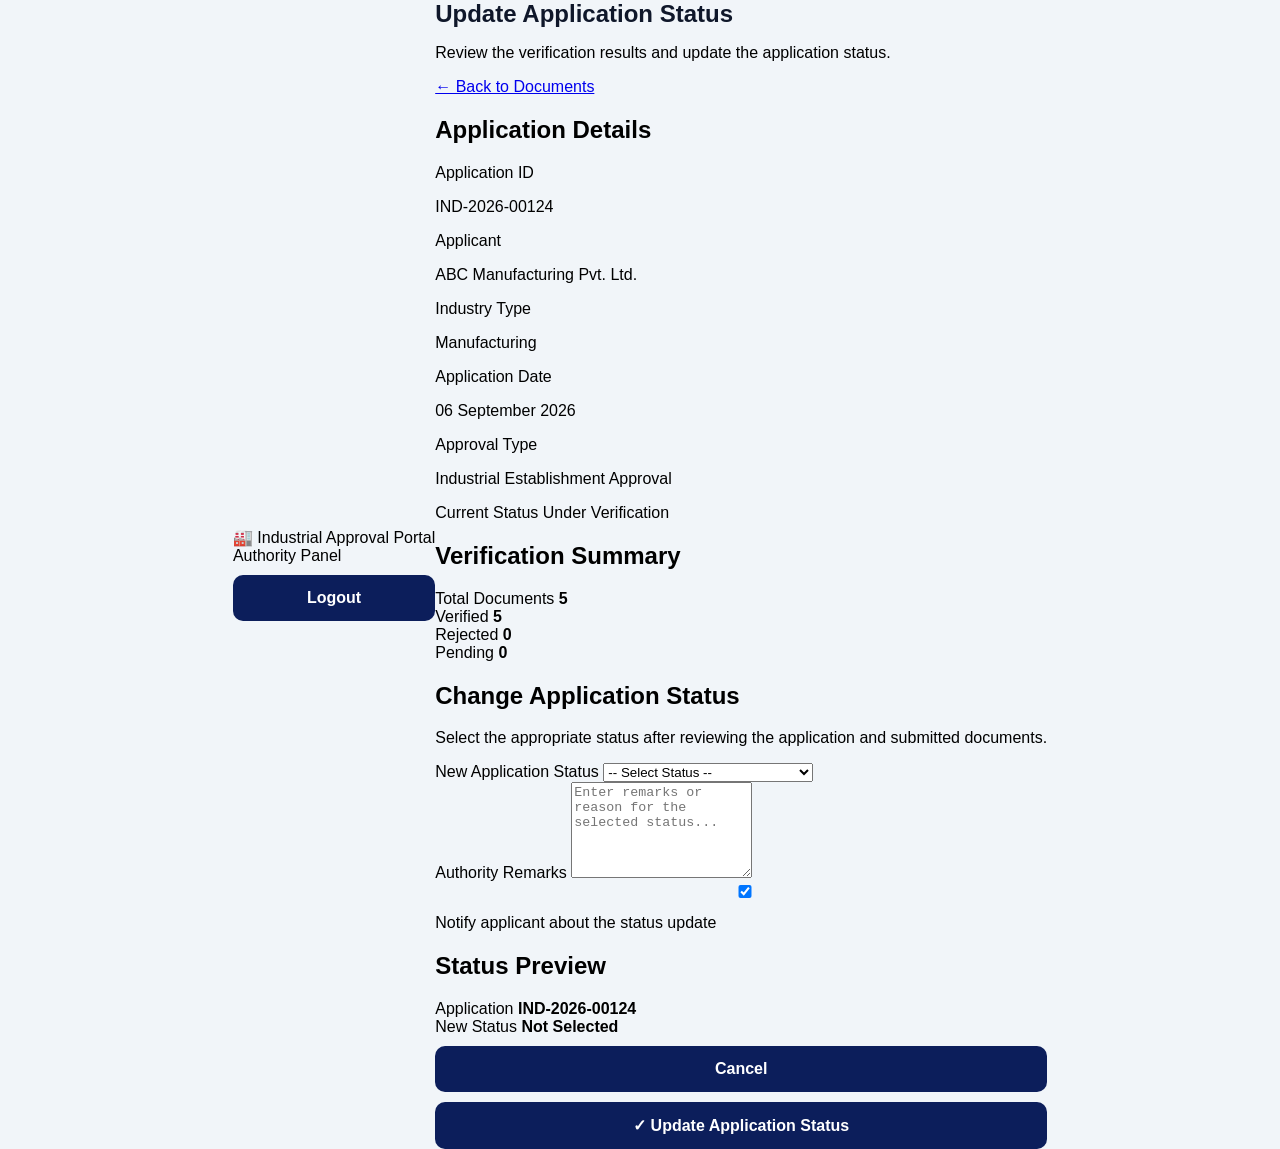
<file: Update-status.html>
<!DOCTYPE html>
<html lang="en">
<head>
    <meta charset="UTF-8">
    <meta name="viewport" content="width=device-width, initial-scale=1.0">

    <title>Update Application Status - Industrial Approvals</title>

    <link rel="stylesheet" href="style.css">
</head>

<body>

    <!-- ================= NAVBAR ================= -->

    <header class="navbar">

        <div class="logo">
            🏭 <span>Industrial Approval Portal</span>
        </div>

        <div class="nav-right">
            <span>Authority Panel</span>
            <button onclick="logout()">Logout</button>
        </div>

    </header>


    <!-- ================= MAIN CONTENT ================= -->

    <main class="container">

        <!-- Page Heading -->

        <div class="page-header">

            <div>
                <h1>Update Application Status</h1>

                <p>
                    Review the verification results and update the application status.
                </p>
            </div>

            <a href="verify-documents.html" class="back-btn">
                ← Back to Documents
            </a>

        </div>


        <!-- ================= APPLICATION DETAILS ================= -->

        <section class="card">

            <h2>Application Details</h2>

            <div class="details-grid">

                <div>
                    <label>Application ID</label>
                    <p>IND-2026-00124</p>
                </div>

                <div>
                    <label>Applicant</label>
                    <p>ABC Manufacturing Pvt. Ltd.</p>
                </div>

                <div>
                    <label>Industry Type</label>
                    <p>Manufacturing</p>
                </div>

                <div>
                    <label>Application Date</label>
                    <p>06 September 2026</p>
                </div>

                <div>
                    <label>Approval Type</label>
                    <p>Industrial Establishment Approval</p>
                </div>

                <div>
                    <label>Current Status</label>

                    <span class="status pending">
                        Under Verification
                    </span>

                </div>

            </div>

        </section>


        <!-- ================= VERIFICATION SUMMARY ================= -->

        <section class="card">

            <h2>Verification Summary</h2>

            <div class="summary-grid">

                <div class="summary-box">

                    <span>Total Documents</span>

                    <strong>5</strong>

                </div>


                <div class="summary-box verified-box">

                    <span>Verified</span>

                    <strong>5</strong>

                </div>


                <div class="summary-box rejected-box">

                    <span>Rejected</span>

                    <strong>0</strong>

                </div>


                <div class="summary-box pending-box">

                    <span>Pending</span>

                    <strong>0</strong>

                </div>

            </div>

        </section>


        <!-- ================= UPDATE STATUS ================= -->

        <section class="card">

            <h2>Change Application Status</h2>

            <p class="section-description">
                Select the appropriate status after reviewing the application
                and submitted documents.
            </p>


            <div class="form-group">

                <label for="applicationStatus">
                    New Application Status
                </label>

                <select id="applicationStatus">

                    <option value="">
                        -- Select Status --
                    </option>

                    <option value="approved">
                        Approved
                    </option>

                    <option value="rejected">
                        Rejected
                    </option>

                    <option value="clarification">
                        Clarification Required
                    </option>

                    <option value="additional_documents">
                        Additional Documents Required
                    </option>

                    <option value="under_review">
                        Under Further Review
                    </option>

                </select>

            </div>


            <!-- ================= REMARKS ================= -->

            <div class="form-group">

                <label for="remarks">
                    Authority Remarks
                </label>

                <textarea
                    id="remarks"
                    rows="6"
                    placeholder="Enter remarks or reason for the selected status..."
                ></textarea>

            </div>


            <!-- ================= NOTIFICATION ================= -->

            <div class="notification-option">

                <input
                    type="checkbox"
                    id="notifyApplicant"
                    checked
                >

                <label for="notifyApplicant">
                    Notify applicant about the status update
                </label>

            </div>

        </section>


        <!-- ================= STATUS PREVIEW ================= -->

        <section class="card">

            <h2>Status Preview</h2>

            <div class="status-preview">

                <div>

                    <span>Application</span>

                    <strong>
                        IND-2026-00124
                    </strong>

                </div>


                <div>

                    <span>New Status</span>

                    <strong id="statusPreview">
                        Not Selected
                    </strong>

                </div>

            </div>

        </section>


        <!-- ================= ACTION BUTTONS ================= -->

        <div class="bottom-actions">

            <button
                class="secondary-btn"
                onclick="cancelUpdate()"
            >
                Cancel
            </button>


            <button
                class="primary-btn"
                onclick="updateStatus()"
            >
                ✓ Update Application Status
            </button>

        </div>

    </main>


    <!-- ================= JAVASCRIPT ================= -->

    <script src="script.js"></script>

    <script>

        // Status preview

        const statusSelect =
            document.getElementById("applicationStatus");

        const statusPreview =
            document.getElementById("statusPreview");


        statusSelect.addEventListener("change", function () {

            if (this.value === "") {

                statusPreview.textContent = "Not Selected";

            }

            else {

                statusPreview.textContent =
                    this.options[this.selectedIndex].text;

            }

        });


        // Update application status

        function updateStatus() {

            const status =
                document.getElementById("applicationStatus").value;

            const remarks =
                document.getElementById("remarks").value.trim();

            const notify =
                document.getElementById("notifyApplicant").checked;


            // Check status

            if (status === "") {

                alert("Please select an application status.");

                return;
            }


            // Require remarks for rejection/clarification

            if (
                (status === "rejected" ||
                status === "clarification" ||
                status === "additional_documents")
                &&
                remarks === ""
            ) {

                alert(
                    "Please enter remarks for the selected status."
                );

                return;
            }


            // Confirmation

            const selectedStatus =
                statusSelect.options[
                    statusSelect.selectedIndex
                ].text;


            const confirmation =
                confirm(
                    "Are you sure you want to update this application to '" +
                    selectedStatus +
                    "'?"
                );


            if (!confirmation) {

                return;

            }


            // Demo success message

            if (notify) {

                alert(
                    "Application status updated successfully!\n\n" +
                    "Status: " + selectedStatus +
                    "\nApplicant notification: Sent"
                );

            }

            else {

                alert(
                    "Application status updated successfully!\n\n" +
                    "Status: " + selectedStatus
                );

            }


            // Go back to authority applications

            window.location.href =
                "applications.html";

        }


        // Cancel

        function cancelUpdate() {

            window.location.href =
                "applications.html";

        }


        // Logout

        function logout() {

            window.location.href =
                "login.html";

        }

    </script>

</body>
</html>
</file>
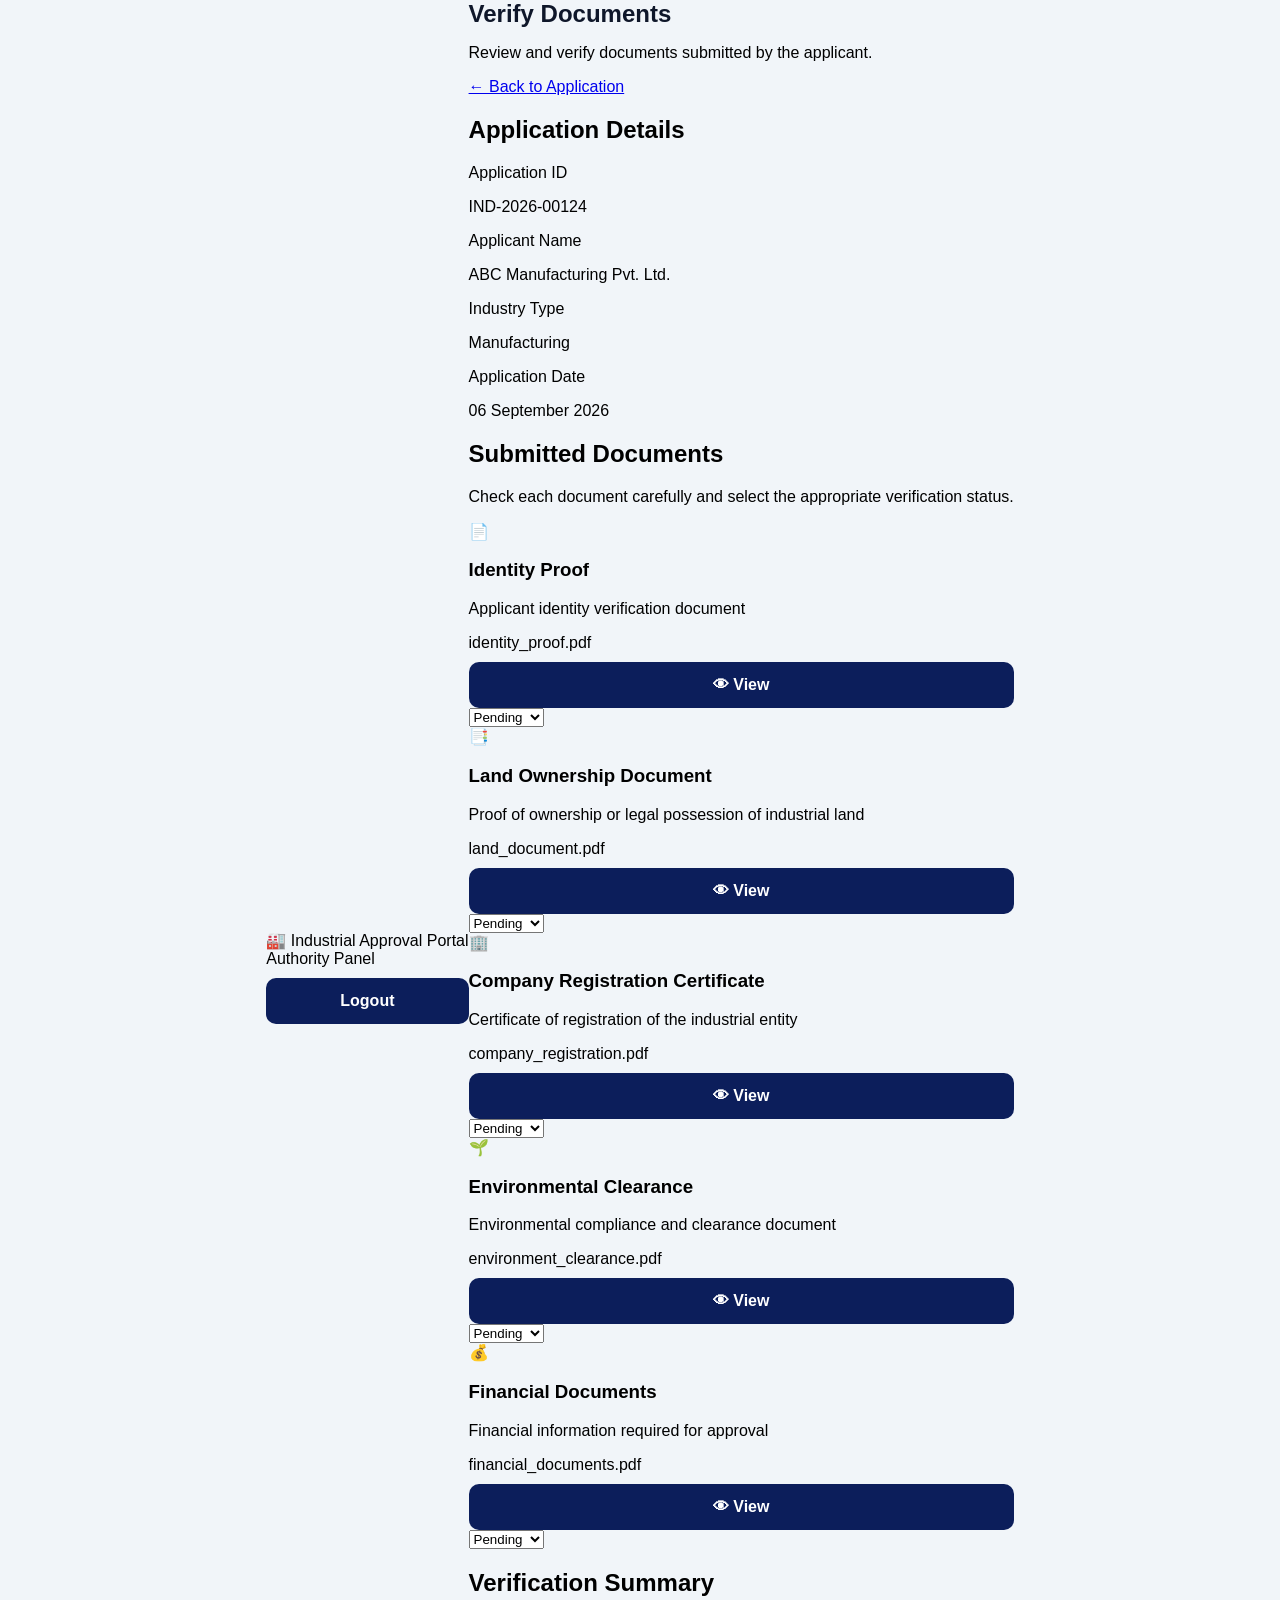
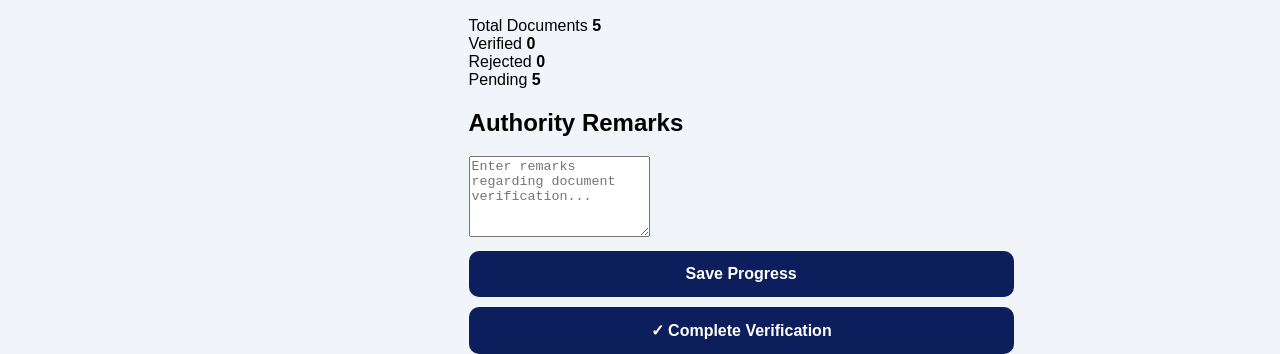
<file: Verify-document.html>
<!DOCTYPE html>
<html lang="en">
<head>
    <meta charset="UTF-8">
    <meta name="viewport" content="width=device-width, initial-scale=1.0">

    <title>Verify Documents - Industrial Approvals</title>

    <link rel="stylesheet" href="style.css">
</head>

<body>

    <!-- Navbar -->
    <header class="navbar">
        <div class="logo">
            🏭 <span>Industrial Approval Portal</span>
        </div>

        <div class="nav-right">
            <span>Authority Panel</span>
            <button onclick="logout()">Logout</button>
        </div>
    </header>


    <!-- Main Container -->
    <main class="container">

        <!-- Page Heading -->
        <div class="page-header">
            <div>
                <h1>Verify Documents</h1>
                <p>Review and verify documents submitted by the applicant.</p>
            </div>

            <a href="review-applications.html" class="back-btn">
                ← Back to Application
            </a>
        </div>


        <!-- Application Information -->
        <section class="card">

            <h2>Application Details</h2>

            <div class="details-grid">

                <div>
                    <label>Application ID</label>
                    <p>IND-2026-00124</p>
                </div>

                <div>
                    <label>Applicant Name</label>
                    <p>ABC Manufacturing Pvt. Ltd.</p>
                </div>

                <div>
                    <label>Industry Type</label>
                    <p>Manufacturing</p>
                </div>

                <div>
                    <label>Application Date</label>
                    <p>06 September 2026</p>
                </div>

            </div>

        </section>


        <!-- Documents -->
        <section class="card">

            <h2>Submitted Documents</h2>

            <p class="section-description">
                Check each document carefully and select the appropriate verification status.
            </p>


            <!-- Document 1 -->
            <div class="document">

                <div class="document-info">
                    <div class="document-icon">📄</div>

                    <div>
                        <h3>Identity Proof</h3>
                        <p>Applicant identity verification document</p>
                        <span class="file-name">identity_proof.pdf</span>
                    </div>
                </div>

                <div class="document-actions">

                    <button class="view-btn" onclick="viewDocument('identity_proof.pdf')">
                        👁 View
                    </button>

                    <select id="doc1">
                        <option value="pending">Pending</option>
                        <option value="verified">Verified</option>
                        <option value="rejected">Rejected</option>
                    </select>

                </div>

            </div>


            <!-- Document 2 -->
            <div class="document">

                <div class="document-info">
                    <div class="document-icon">📑</div>

                    <div>
                        <h3>Land Ownership Document</h3>
                        <p>Proof of ownership or legal possession of industrial land</p>
                        <span class="file-name">land_document.pdf</span>
                    </div>
                </div>

                <div class="document-actions">

                    <button class="view-btn" onclick="viewDocument('land_document.pdf')">
                        👁 View
                    </button>

                    <select id="doc2">
                        <option value="pending">Pending</option>
                        <option value="verified">Verified</option>
                        <option value="rejected">Rejected</option>
                    </select>

                </div>

            </div>


            <!-- Document 3 -->
            <div class="document">

                <div class="document-info">
                    <div class="document-icon">🏢</div>

                    <div>
                        <h3>Company Registration Certificate</h3>
                        <p>Certificate of registration of the industrial entity</p>
                        <span class="file-name">company_registration.pdf</span>
                    </div>
                </div>

                <div class="document-actions">

                    <button class="view-btn" onclick="viewDocument('company_registration.pdf')">
                        👁 View
                    </button>

                    <select id="doc3">
                        <option value="pending">Pending</option>
                        <option value="verified">Verified</option>
                        <option value="rejected">Rejected</option>
                    </select>

                </div>

            </div>


            <!-- Document 4 -->
            <div class="document">

                <div class="document-info">
                    <div class="document-icon">🌱</div>

                    <div>
                        <h3>Environmental Clearance</h3>
                        <p>Environmental compliance and clearance document</p>
                        <span class="file-name">environment_clearance.pdf</span>
                    </div>
                </div>

                <div class="document-actions">

                    <button class="view-btn" onclick="viewDocument('environment_clearance.pdf')">
                        👁 View
                    </button>

                    <select id="doc4">
                        <option value="pending">Pending</option>
                        <option value="verified">Verified</option>
                        <option value="rejected">Rejected</option>
                    </select>

                </div>

            </div>


            <!-- Document 5 -->
            <div class="document">

                <div class="document-info">
                    <div class="document-icon">💰</div>

                    <div>
                        <h3>Financial Documents</h3>
                        <p>Financial information required for approval</p>
                        <span class="file-name">financial_documents.pdf</span>
                    </div>
                </div>

                <div class="document-actions">

                    <button class="view-btn" onclick="viewDocument('financial_documents.pdf')">
                        👁 View
                    </button>

                    <select id="doc5">
                        <option value="pending">Pending</option>
                        <option value="verified">Verified</option>
                        <option value="rejected">Rejected</option>
                    </select>

                </div>

            </div>

        </section>


        <!-- Verification Summary -->
        <section class="card">

            <h2>Verification Summary</h2>

            <div class="summary-grid">

                <div class="summary-box">
                    <span>Total Documents</span>
                    <strong>5</strong>
                </div>

                <div class="summary-box verified-box">
                    <span>Verified</span>
                    <strong id="verifiedCount">0</strong>
                </div>

                <div class="summary-box rejected-box">
                    <span>Rejected</span>
                    <strong id="rejectedCount">0</strong>
                </div>

                <div class="summary-box pending-box">
                    <span>Pending</span>
                    <strong id="pendingCount">5</strong>
                </div>

            </div>

        </section>


        <!-- Remarks -->
        <section class="card">

            <h2>Authority Remarks</h2>

            <textarea
                id="remarks"
                placeholder="Enter remarks regarding document verification..."
                rows="5"></textarea>

        </section>


        <!-- Bottom Actions -->
        <div class="bottom-actions">

            <button class="secondary-btn" onclick="saveProgress()">
                Save Progress
            </button>

            <button class="primary-btn" onclick="completeVerification()">
                ✓ Complete Verification
            </button>

        </div>

    </main>


    <script src="script.js"></script>

    <script>

        // Update verification counts
        const selects = document.querySelectorAll("select");

        selects.forEach(select => {
            select.addEventListener("change", updateCounts);
        });

        function updateCounts() {

            let verified = 0;
            let rejected = 0;
            let pending = 0;

            selects.forEach(select => {

                if (select.value === "verified") {
                    verified++;
                }
                else if (select.value === "rejected") {
                    rejected++;
                }
                else {
                    pending++;
                }

            });

            document.getElementById("verifiedCount").textContent = verified;
            document.getElementById("rejectedCount").textContent = rejected;
            document.getElementById("pendingCount").textContent = pending;
        }


        // View document
        function viewDocument(fileName) {

            alert(
                "Document Preview\n\n" +
                "File: " + fileName +
                "\n\nIn the final system, the uploaded document will open here."
            );

        }


        // Save progress
        function saveProgress() {

            alert("Document verification progress saved successfully.");

        }


        // Complete verification
        function completeVerification() {

            let pending = 0;

            selects.forEach(select => {

                if (select.value === "pending") {
                    pending++;
                }

            });

            if (pending > 0) {

                alert(
                    "Please verify or reject all documents before completing verification."
                );

                return;
            }

            alert("All documents have been verified. Proceeding to Update Status.");

            window.location.href = "update-status.html";

        }


        // Logout
        function logout() {

            window.location.href = "index.html";

        }

    </script>

</body>
</html>
</file>
<file: style.css>
body{
    margin: 0%;
    padding: 0%;
    font-family:Arial, Helvetica, sans-serif ;
    display: flex;
    background-color: #f1f5f9;
    justify-content: center;
     align-items: center;
     min-height: 100vh;
    
}
    

.login-box{
    background-color: #ffffff;
    padding: 40px 30px;
    border-radius: 24px;
    border: 20px;
    width: 350px;
    box-sizing: border-box;
    text-align: center;
    box-shadow: 0 10px 25px rgba(0, 0, 0, 0.05);

}
.logo-container{
    margin-bottom: 15px;
}
.logo-emoji{
    font-size: 40px;
}

h1{
  color: #0f172a;
  font-size: 24px;
  margin: 0 0 5px 0;
  font-weight: bold;
}

.subtitle{
    color: #64748b;
    font-size: 14px;
    margin: 0 0 30px 0;
}

input{
    width: 100%;
    padding: 14px 16px;
    margin-bottom: 16px;
    background-color: #ffffff;
    border: 1px solid #cbd5e1;
    border-radius: 10px;
    color: #0f172a;
    font-size: 15px;
    box-sizing: border-box;
    transition: all 0.2s;

}

input::placeholder{
    color: #94a3b8;
}
input:focus{
    outline: none;
    border-color: #0c1e5b;
    box-shadow: 0 0 0 3px rgba(12, 30, 91, 0.1);
}

button{
    width: 100%;
    padding: 14px;
    background-color: #0c1e5b;
    color: #ffffff;
    border: none;
    border-radius: 10px;
    font-size: 16px;
    font-weight: bold;
    cursor: pointer;
    transition: background-color 0.2s , transform 0.1s;
    margin-top: 10px;
}

button:hover{
    background-color: #061036;
}
button:active{
    transform: scale(o.98)
}
</file>
